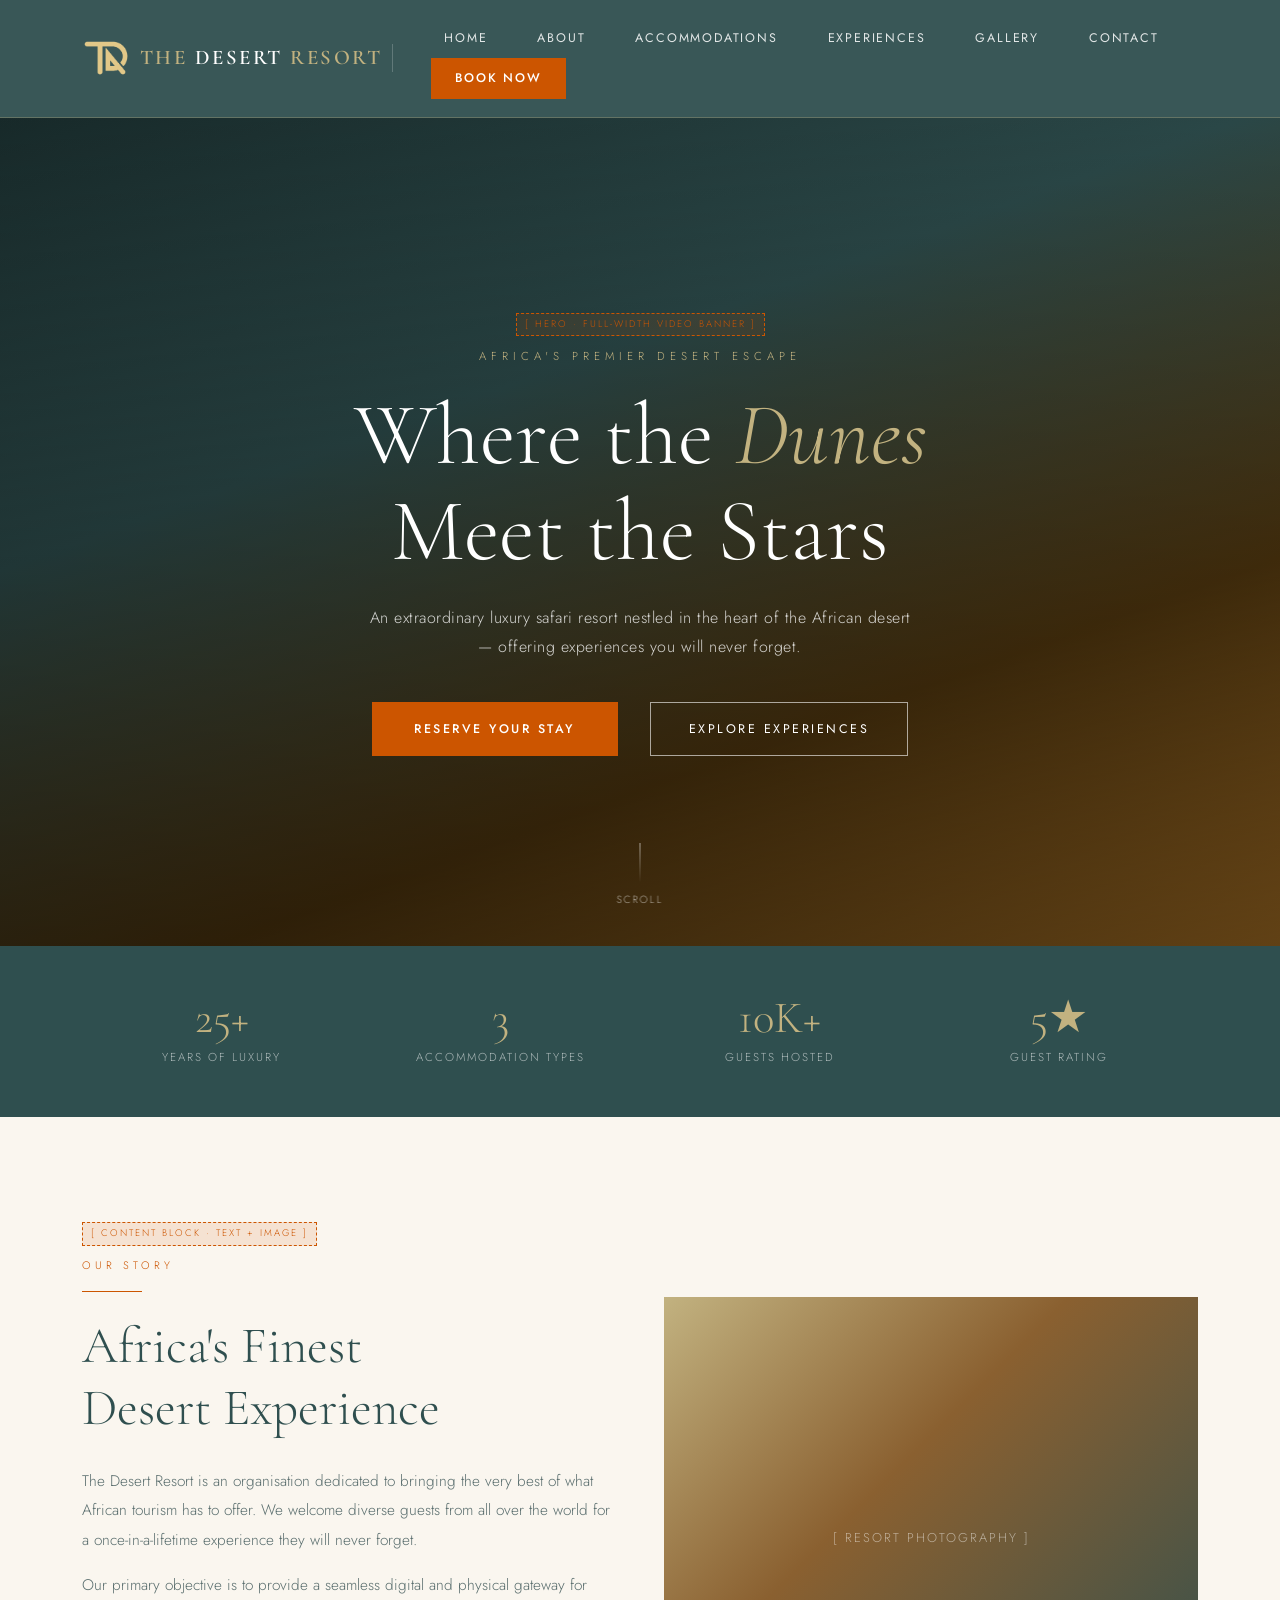
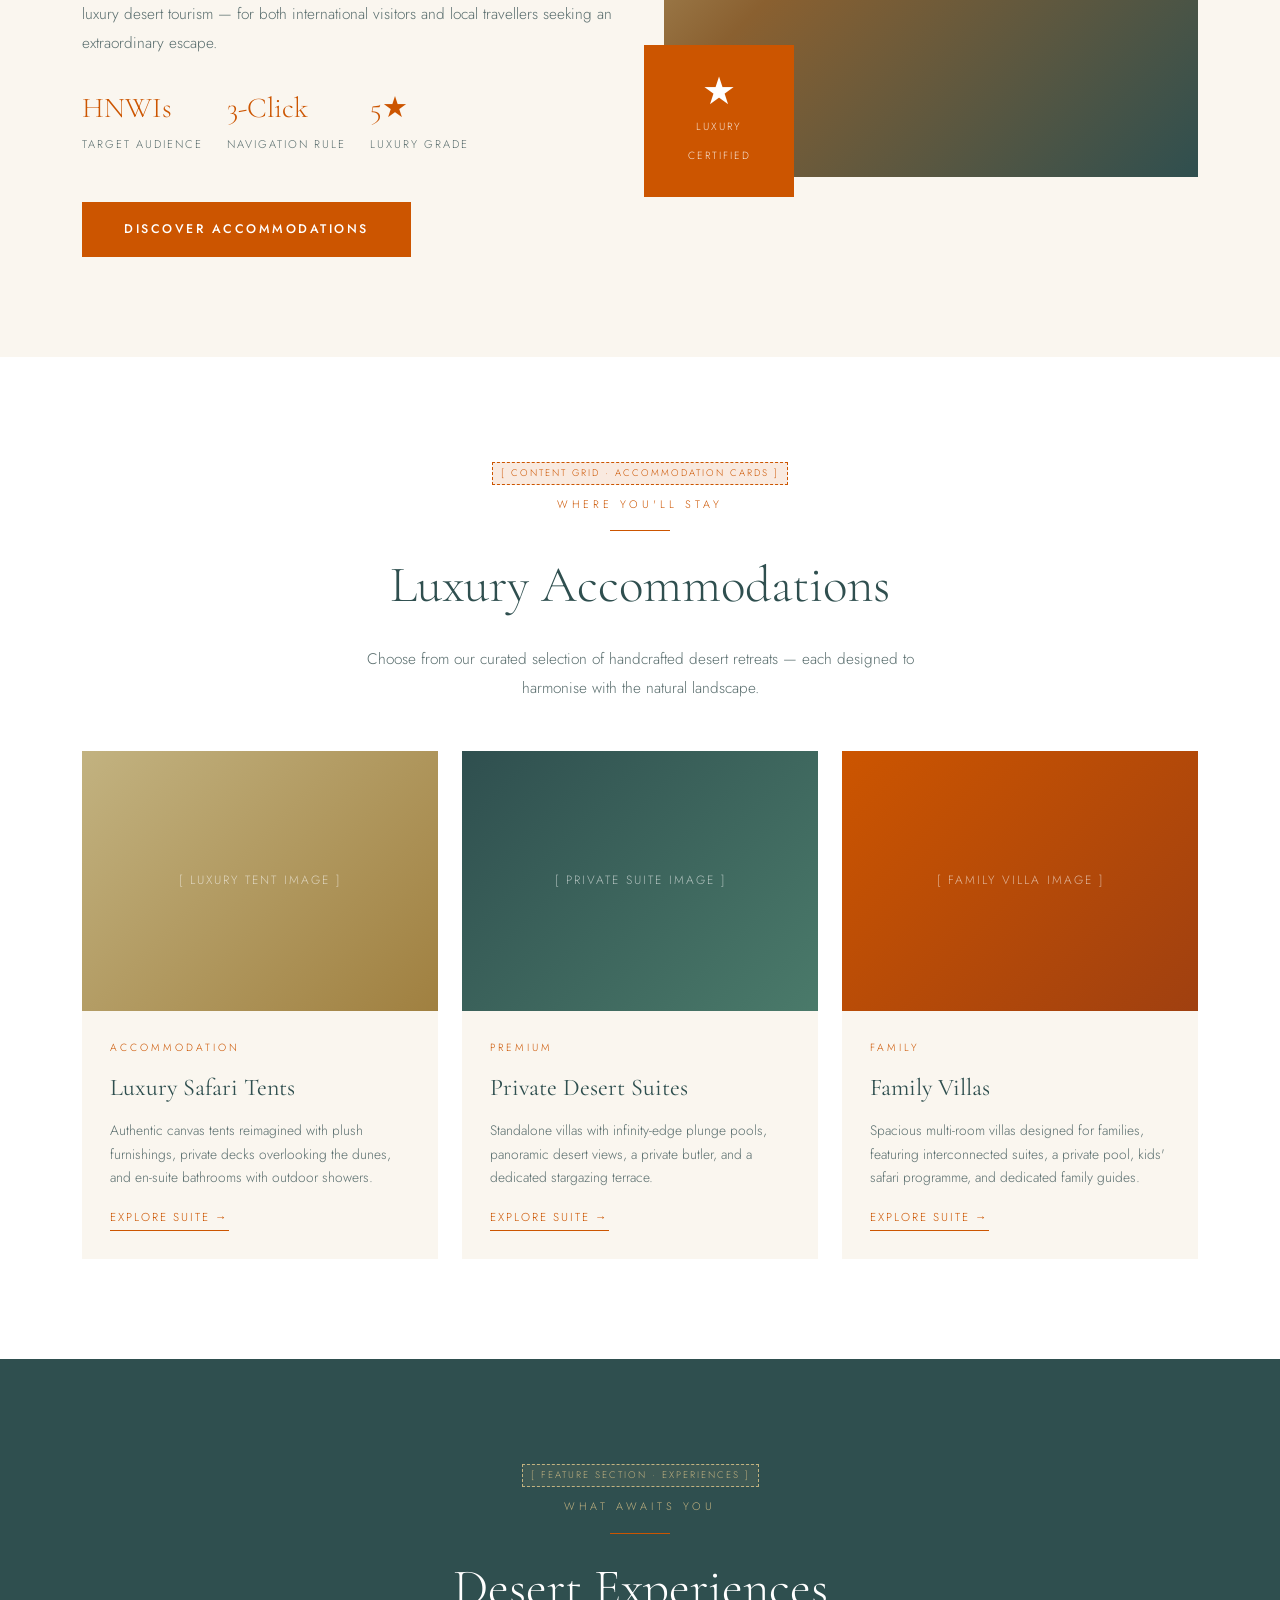
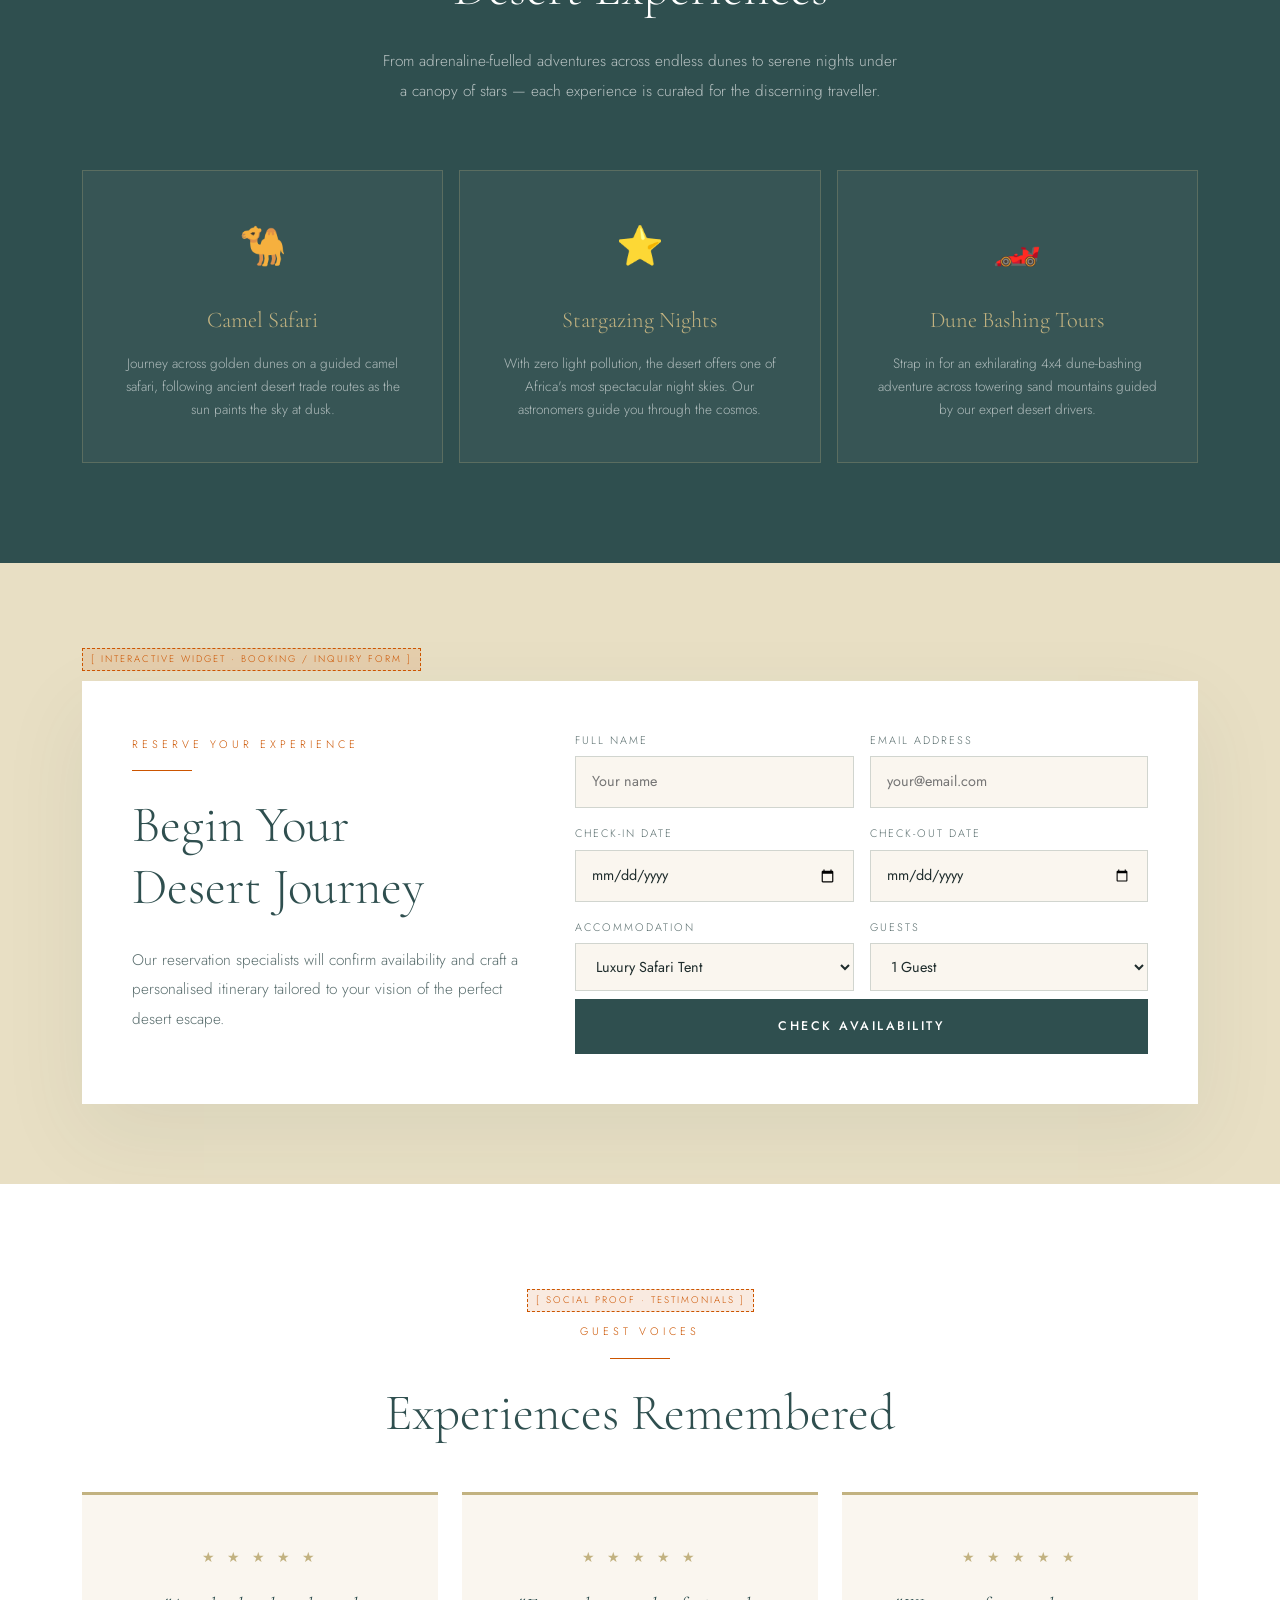
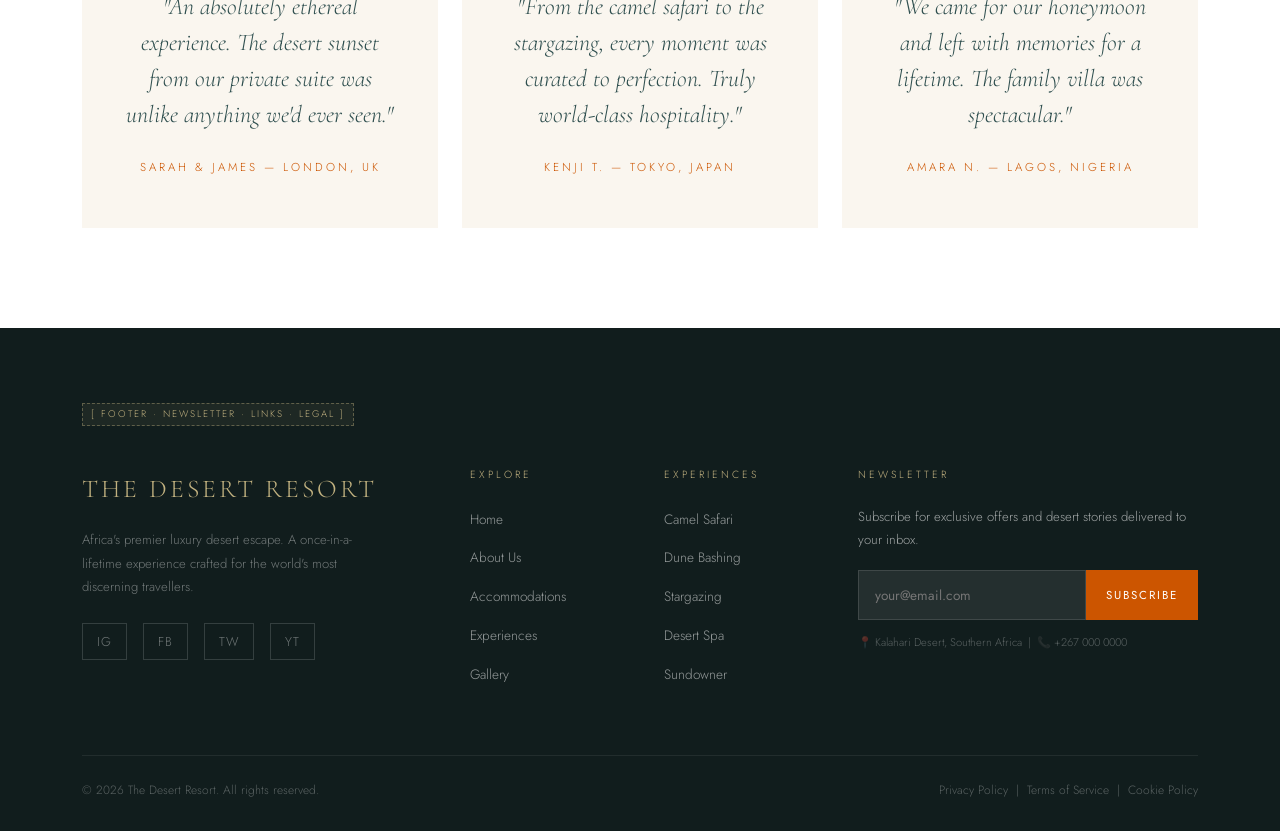
<file: index.html>
<!DOCTYPE html>
<html lang="en">
<head>
  <meta charset="UTF-8">
  <meta name="viewport" content="width=device-width, initial-scale=1.0">
  <title>The Desert Resort – African Luxury Safari</title>
  <link href="https://cdn.jsdelivr.net/npm/bootstrap@5.3.0/dist/css/bootstrap.min.css" rel="stylesheet">
  <link href="https://fonts.googleapis.com/css2?family=Cormorant+Garamond:ital,wght@0,300;0,400;0,600;1,300;1,400&family=Jost:wght@300;400;500;600&display=swap" rel="stylesheet">
  <link rel="stylesheet" href="style.css">
</head>
<body>
  <nav class="navbar navbar-expand-lg sticky-top">
    <div class="container">
      <a class="navbar-brand" href="#">
        <img src="[data-uri]"
             alt="The Desert Resort Logo"
             class="navbar-logo">
        <span class="brand-text">THE <span class="brand-accent">DESERT</span> RESORT</span>
      </a>
      <div class="navbar-nav ms-auto d-flex flex-row align-items-center flex-wrap">
        <a class="nav-link-btn nav-link" href="#">Home</a>
        <a class="nav-link-btn nav-link" href="about.html">About</a>
        <a class="nav-link-btn nav-link" href="accommodations.html">Accommodations</a>
        <a class="nav-link-btn nav-link" href="experiences.html">Experiences</a>
        <a class="nav-link-btn nav-link" href="gallery.html">Gallery</a>
        <a class="nav-link-btn nav-link" href="contact.html">Contact</a>
        <a class="nav-book-btn nav-link" href="contact.html#booking">Book Now</a>
      </div>
    </div>
  </nav>

  <section class="hero">
    <div class="hero-fallback"></div>
    <div class="hero-overlay"></div>
    <div class="hero-content anim-fade-up">
      <div class="wf-label">[ Hero · Full-Width Video Banner ]</div>
      <p class="hero-eyebrow">Africa's Premier Desert Escape</p>
      <h1 class="hero-title">Where the <em>Dunes</em><br>Meet the Stars</h1>
      <p class="hero-subtitle">An extraordinary luxury safari resort nestled in the heart of the African desert — offering experiences you will never forget.</p>
      <div class="d-flex justify-content-center flex-wrap gap-3 mt-2">
        <a href="contact.html#booking" class="btn-primary-resort">Reserve Your Stay</a>
        <a href="experiences.html" class="btn-outline-resort">Explore Experiences</a>
      </div>
    </div>
    <div class="hero-scroll anim-fade-in delay-4">
      <div class="scroll-line"></div>
      Scroll
    </div>
  </section>
  <section class="stats-strip">
    <div class="container">
      <div class="row text-center g-0">
        <div class="col-6 col-md-3 stat-item anim-fade-up delay-1">
          <div class="stat-number">25+</div>
          <div class="stat-label">Years of Luxury</div>
        </div>
        <div class="col-6 col-md-3 stat-item anim-fade-up delay-2">
          <div class="stat-number">3</div>
          <div class="stat-label">Accommodation Types</div>
        </div>
        <div class="col-6 col-md-3 stat-item anim-fade-up delay-3">
          <div class="stat-number">10K+</div>
          <div class="stat-label">Guests Hosted</div>
        </div>
        <div class="col-6 col-md-3 stat-item anim-fade-up delay-4">
          <div class="stat-number">5&#9733;</div>
          <div class="stat-label">Guest Rating</div>
        </div>
      </div>
    </div>
  </section>
  <section class="about-section" id="about">
    <div class="container">
      <div class="row align-items-center g-5">
        <div class="col-lg-6 order-2 order-lg-1">
          <div class="wf-label">[ Content Block · Text + Image ]</div>
          <p class="section-tag">Our Story</p>
          <div class="section-divider left"></div>
          <h2 class="section-title">Africa's Finest<br>Desert Experience</h2>
          <p class="section-body">The Desert Resort is an organisation dedicated to bringing the very best of what African tourism has to offer. We welcome diverse guests from all over the world for a once-in-a-lifetime experience they will never forget.</p>
          <p class="section-body mt-3">Our primary objective is to provide a seamless digital and physical gateway for luxury desert tourism — for both international visitors and local travellers seeking an extraordinary escape.</p>
          <div class="mt-4 d-flex gap-4 flex-wrap">
            <div>
              <div style="font-family:'Cormorant Garamond',serif;font-size:1.8rem;color:var(--burnt);">HNWIs</div>
              <div style="font-size:0.7rem;letter-spacing:2px;text-transform:uppercase;color:var(--text-muted);">Target Audience</div>
            </div>
            <div>
              <div style="font-family:'Cormorant Garamond',serif;font-size:1.8rem;color:var(--burnt);">3-Click</div>
              <div style="font-size:0.7rem;letter-spacing:2px;text-transform:uppercase;color:var(--text-muted);">Navigation Rule</div>
            </div>
            <div>
              <div style="font-family:'Cormorant Garamond',serif;font-size:1.8rem;color:var(--burnt);">5&#9733;</div>
              <div style="font-size:0.7rem;letter-spacing:2px;text-transform:uppercase;color:var(--text-muted);">Luxury Grade</div>
            </div>
          </div>
          <a href="accommodations.html" class="btn-primary-resort d-inline-block mt-5">Discover Accommodations</a>
        </div>
        <div class="col-lg-6 order-1 order-lg-2">
          <div class="about-img-wrap anim-fade-in">
            <div class="about-img-placeholder">[ Resort Photography ]</div>
            <div class="about-badge">
              <span class="about-badge-num">&#9733;</span>
              <span class="about-badge-text">Luxury<br>Certified</span>
            </div>
          </div>
        </div>
      </div>
    </div>
  </section>
  <section class="accomm-section" id="accommodations">
    <div class="container">
      <div class="text-center mb-5">
        <div class="wf-label">[ Content Grid · Accommodation Cards ]</div>
        <p class="section-tag">Where You'll Stay</p>
        <div class="section-divider"></div>
        <h2 class="section-title">Luxury Accommodations</h2>
        <p class="section-body" style="max-width:560px;margin:0 auto;">Choose from our curated selection of handcrafted desert retreats — each designed to harmonise with the natural landscape.</p>
      </div>
      <div class="row g-4">
        <div class="col-md-4">
          <div class="room-card anim-fade-up delay-1">
            <div class="room-img-placeholder" style="background:linear-gradient(135deg,#c2b280,#a08040);">[ Luxury Tent Image ]</div>
            <div class="room-body">
              <div class="room-tag">Accommodation</div>
              <div class="room-title">Luxury Safari Tents</div>
              <div class="room-desc">Authentic canvas tents reimagined with plush furnishings, private decks overlooking the dunes, and en-suite bathrooms with outdoor showers.</div>
              <a href="#" class="room-link">Explore Suite &rarr;</a>
            </div>
          </div>
        </div>
        <div class="col-md-4">
          <div class="room-card anim-fade-up delay-2">
            <div class="room-img-placeholder" style="background:linear-gradient(135deg,#2F4F4F,#4a7a6a);">[ Private Suite Image ]</div>
            <div class="room-body">
              <div class="room-tag">Premium</div>
              <div class="room-title">Private Desert Suites</div>
              <div class="room-desc">Standalone villas with infinity-edge plunge pools, panoramic desert views, a private butler, and a dedicated stargazing terrace.</div>
              <a href="#" class="room-link">Explore Suite &rarr;</a>
            </div>
          </div>
        </div>
        <div class="col-md-4">
          <div class="room-card anim-fade-up delay-3">
            <div class="room-img-placeholder" style="background:linear-gradient(135deg,#CC5500,#a04010);">[ Family Villa Image ]</div>
            <div class="room-body">
              <div class="room-tag">Family</div>
              <div class="room-title">Family Villas</div>
              <div class="room-desc">Spacious multi-room villas designed for families, featuring interconnected suites, a private pool, kids' safari programme, and dedicated family guides.</div>
              <a href="#" class="room-link">Explore Suite &rarr;</a>
            </div>
          </div>
        </div>
      </div>
    </div>
  </section>
  <section class="exp-section" id="experiences">
    <div class="container">
      <div class="text-center mb-5">
        <div class="wf-label" style="border-color:var(--sand);color:var(--sand);background:rgba(194,178,128,0.1);">[ Feature Section · Experiences ]</div>
        <p class="section-tag">What Awaits You</p>
        <div class="section-divider"></div>
        <h2 class="section-title">Desert Experiences</h2>
        <p class="section-body" style="max-width:520px;margin:0 auto;">From adrenaline-fuelled adventures across endless dunes to serene nights under a canopy of stars — each experience is curated for the discerning traveller.</p>
      </div>
      <div class="row g-3 mt-2">
        <div class="col-md-4">
          <div class="exp-card anim-fade-up delay-1">
            <div class="exp-icon">&#x1F42A;</div>
            <div class="exp-title">Camel Safari</div>
            <div class="exp-desc">Journey across golden dunes on a guided camel safari, following ancient desert trade routes as the sun paints the sky at dusk.</div>
          </div>
        </div>
        <div class="col-md-4">
          <div class="exp-card anim-fade-up delay-2">
            <div class="exp-icon">&#x2B50;</div>
            <div class="exp-title">Stargazing Nights</div>
            <div class="exp-desc">With zero light pollution, the desert offers one of Africa's most spectacular night skies. Our astronomers guide you through the cosmos.</div>
          </div>
        </div>
        <div class="col-md-4">
          <div class="exp-card anim-fade-up delay-3">
            <div class="exp-icon">&#x1F3CE;&#xFE0F;</div>
            <div class="exp-title">Dune Bashing Tours</div>
            <div class="exp-desc">Strap in for an exhilarating 4x4 dune-bashing adventure across towering sand mountains guided by our expert desert drivers.</div>
          </div>
        </div>
      </div>
    </div>
  </section>
  <section class="booking-section" id="booking">
    <div class="container">
      <div class="wf-label">[ Interactive Widget · Booking / Inquiry Form ]</div>
      <div class="booking-card">
        <div class="row align-items-center g-5">
          <div class="col-lg-5">
            <p class="section-tag">Reserve Your Experience</p>
            <div class="section-divider left"></div>
            <h2 class="section-title">Begin Your<br>Desert Journey</h2>
            <p class="section-body">Our reservation specialists will confirm availability and craft a personalised itinerary tailored to your vision of the perfect desert escape.</p>
          </div>
          <div class="col-lg-7">
            <div class="row g-3">
              <div class="col-md-6">
                <label class="form-label-resort">Full Name</label>
                <input type="text" class="form-control-resort" placeholder="Your name">
              </div>
              <div class="col-md-6">
                <label class="form-label-resort">Email Address</label>
                <input type="email" class="form-control-resort" placeholder="your@email.com">
              </div>
              <div class="col-md-6">
                <label class="form-label-resort">Check-In Date</label>
                <input type="date" class="form-control-resort">
              </div>
              <div class="col-md-6">
                <label class="form-label-resort">Check-Out Date</label>
                <input type="date" class="form-control-resort">
              </div>
              <div class="col-md-6">
                <label class="form-label-resort">Accommodation</label>
                <select class="form-control-resort">
                  <option>Luxury Safari Tent</option>
                  <option>Private Desert Suite</option>
                  <option>Family Villa</option>
                </select>
              </div>
              <div class="col-md-6">
                <label class="form-label-resort">Guests</label>
                <select class="form-control-resort">
                  <option>1 Guest</option>
                  <option>2 Guests</option>
                  <option>3&ndash;4 Guests</option>
                  <option>Family (5+)</option>
                </select>
              </div>
              <div class="col-12 mt-2">
                <button class="btn-book">Check Availability</button>
              </div>
            </div>
          </div>
        </div>
      </div>
    </div>
  </section>
  <section class="testimonial-section" id="gallery">
    <div class="container">
      <div class="text-center mb-5">
        <div class="wf-label">[ Social Proof · Testimonials ]</div>
        <p class="section-tag">Guest Voices</p>
        <div class="section-divider"></div>
        <h2 class="section-title">Experiences Remembered</h2>
      </div>
      <div class="row g-4">
        <div class="col-md-4">
          <div class="testimonial-card anim-fade-up delay-1">
            <div class="stars">&#9733; &#9733; &#9733; &#9733; &#9733;</div>
            <p class="testimonial-quote">"An absolutely ethereal experience. The desert sunset from our private suite was unlike anything we'd ever seen."</p>
            <div class="testimonial-author">Sarah &amp; James &mdash; London, UK</div>
          </div>
        </div>
        <div class="col-md-4">
          <div class="testimonial-card anim-fade-up delay-2">
            <div class="stars">&#9733; &#9733; &#9733; &#9733; &#9733;</div>
            <p class="testimonial-quote">"From the camel safari to the stargazing, every moment was curated to perfection. Truly world-class hospitality."</p>
            <div class="testimonial-author">Kenji T. &mdash; Tokyo, Japan</div>
          </div>
        </div>
        <div class="col-md-4">
          <div class="testimonial-card anim-fade-up delay-3">
            <div class="stars">&#9733; &#9733; &#9733; &#9733; &#9733;</div>
            <p class="testimonial-quote">"We came for our honeymoon and left with memories for a lifetime. The family villa was spectacular."</p>
            <div class="testimonial-author">Amara N. &mdash; Lagos, Nigeria</div>
          </div>
        </div>
      </div>
    </div>
  </section>
  <footer id="contact">
    <div class="container">
      <div class="wf-label" style="border-color:rgba(194,178,128,0.4);color:var(--sand);background:rgba(194,178,128,0.07);margin-bottom:40px;">[ Footer · Newsletter · Links · Legal ]</div>
      <div class="row g-5">
        <div class="col-lg-4">
          <div class="footer-brand">The Desert Resort</div>
          <p class="footer-tagline">Africa's premier luxury desert escape. A once-in-a-lifetime experience crafted for the world's most discerning travellers.</p>
          <div class="social-icons mt-4">
            <a href="#">IG</a>
            <a href="#">FB</a>
            <a href="#">TW</a>
            <a href="#">YT</a>
          </div>
        </div>
        <div class="col-lg-2 col-6">
          <div class="footer-heading">Explore</div>
          <ul class="footer-links">
            <li><a href="#">Home</a></li>
            <li><a href="about.html">About Us</a></li>
            <li><a href="accommodations.html">Accommodations</a></li>
            <li><a href="experiences.html">Experiences</a></li>
            <li><a href="#">Gallery</a></li>
          </ul>
        </div>
        <div class="col-lg-2 col-6">
          <div class="footer-heading">Experiences</div>
          <ul class="footer-links">
            <li><a href="#">Camel Safari</a></li>
            <li><a href="#">Dune Bashing</a></li>
            <li><a href="#">Stargazing</a></li>
            <li><a href="#">Desert Spa</a></li>
            <li><a href="#">Sundowner</a></li>
          </ul>
        </div>
        <div class="col-lg-4">
          <div class="footer-heading">Newsletter</div>
          <p style="font-size:0.82rem;margin-bottom:18px;">Subscribe for exclusive offers and desert stories delivered to your inbox.</p>
          <div class="d-flex">
            <input type="email" placeholder="your@email.com" style="background:rgba(255,255,255,0.08);border:1px solid rgba(255,255,255,0.12);color:#fff;padding:12px 16px;font-size:0.85rem;flex:1;outline:none;">
            <button style="background:var(--burnt);color:#fff;border:none;padding:12px 20px;font-size:0.72rem;letter-spacing:2px;text-transform:uppercase;cursor:pointer;white-space:nowrap;">Subscribe</button>
          </div>
          <p style="font-size:0.7rem;color:rgba(255,255,255,0.3);margin-top:12px;">&#x1F4CD; Kalahari Desert, Southern Africa &nbsp;|&nbsp; &#x1F4DE; +267 000 0000</p>
        </div>
      </div>
      <div class="footer-bottom">
        <span>&copy; 2026 The Desert Resort. All rights reserved.</span>
        <span>Privacy Policy &nbsp;|&nbsp; Terms of Service &nbsp;|&nbsp; Cookie Policy</span>
      </div>
    </div>
  </footer>

  <script src="https://cdn.jsdelivr.net/npm/bootstrap@5.3.0/dist/js/bootstrap.bundle.min.js"></script>
  <script>
    window.addEventListener('scroll', () => {
      const nav = document.querySelector('.navbar');
      nav.style.background = window.scrollY > 60
        ? 'rgba(47,79,79,0.98)'
        : 'rgba(47,79,79,0.95)';
    });
  </script>
</body>
</html>
</file>
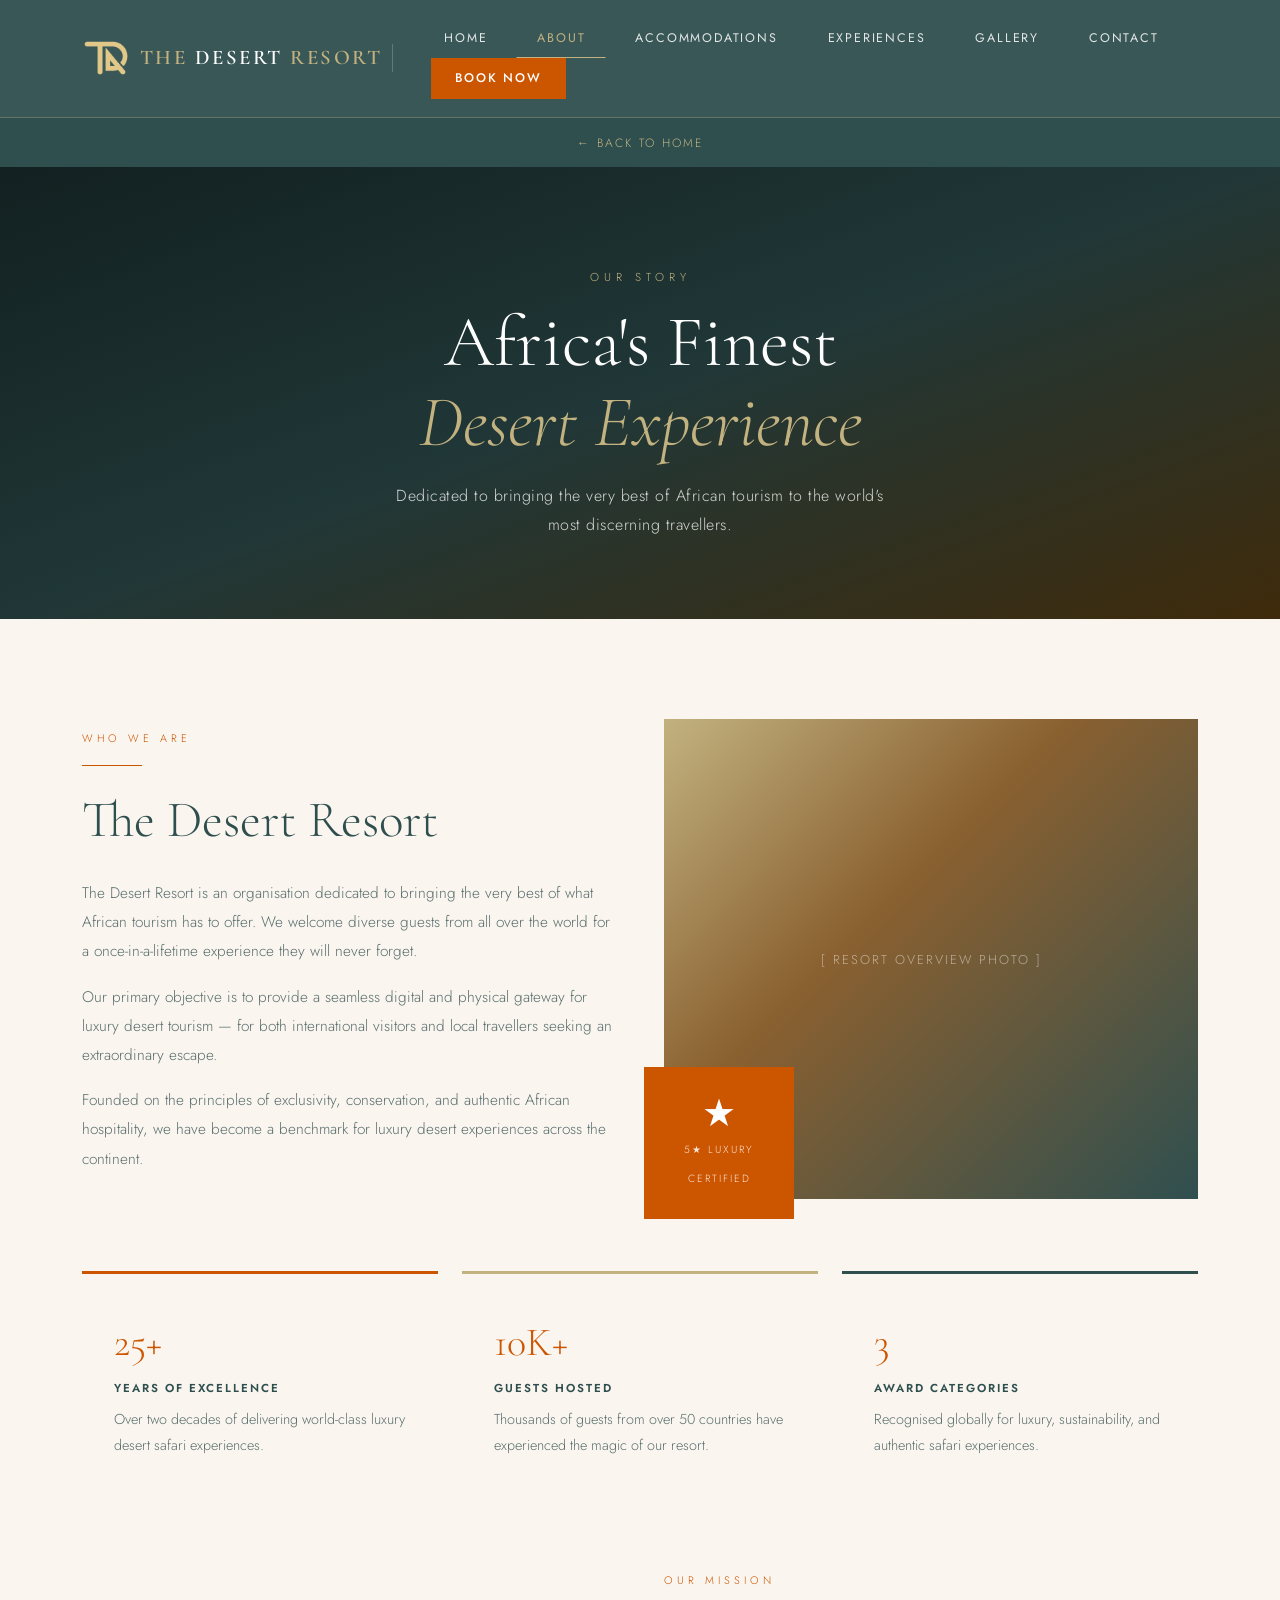
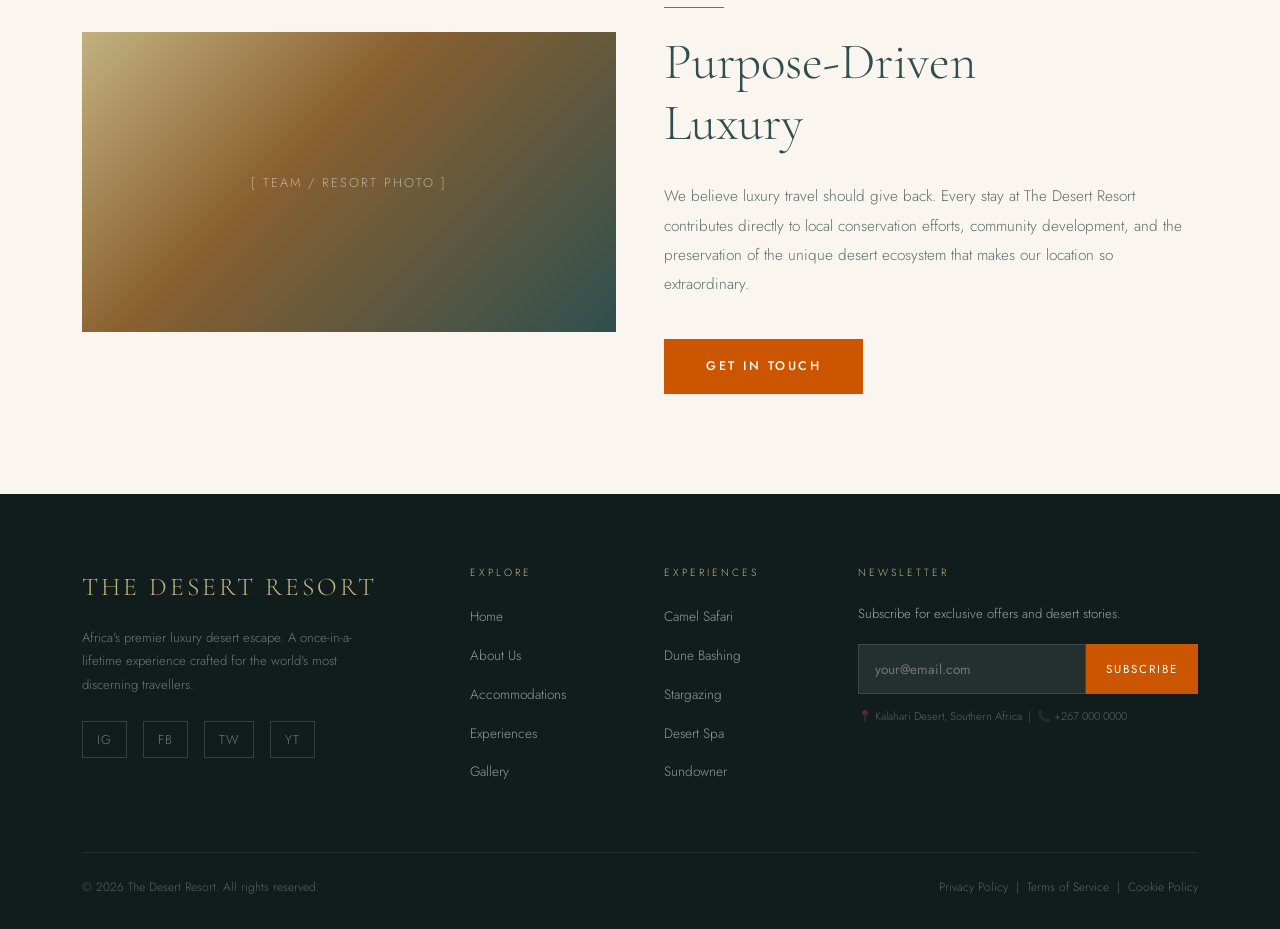
<file: about.html>
<!DOCTYPE html>
<html lang="en">
<head>
  <meta charset="UTF-8">
  <meta name="viewport" content="width=device-width, initial-scale=1.0">
  <title>About Us – The Desert Resort</title>
  <link href="https://cdn.jsdelivr.net/npm/bootstrap@5.3.0/dist/css/bootstrap.min.css" rel="stylesheet">
  <link href="https://fonts.googleapis.com/css2?family=Cormorant+Garamond:ital,wght@0,300;0,400;0,600;1,300;1,400&family=Jost:wght@300;400;500;600&display=swap" rel="stylesheet">
  <link rel="stylesheet" href="style.css">
</head>
<body>
  <nav class="navbar navbar-expand-lg sticky-top">
    <div class="container">
      <a class="navbar-brand" href="index.html">
        <img src="[data-uri]"
             alt="The Desert Resort Logo"
             class="navbar-logo">
        <span class="brand-text">THE <span class="brand-accent">DESERT</span> RESORT</span>
      </a>
      <div class="navbar-nav ms-auto d-flex flex-row align-items-center flex-wrap">
        <a class="nav-link-btn nav-link" href="index.html">Home</a>
        <a class="nav-link-btn nav-link active-nav" href="about.html">About</a>
        <a class="nav-link-btn nav-link" href="accommodations.html">Accommodations</a>
        <a class="nav-link-btn nav-link" href="experiences.html">Experiences</a>
        <a class="nav-link-btn nav-link" href="gallery.html">Gallery</a>
        <a class="nav-link-btn nav-link" href="contact.html">Contact</a>
        <a class="nav-book-btn nav-link" href="contact.html#booking">Book Now</a>
      </div>
    </div>
  </nav>
  <div class="back-home-wrap">
    <a href="index.html" class="back-home-btn">
      &#8592; Back to Home
    </a>
  </div>
  <section class="page-hero" style="background:linear-gradient(160deg,#1a2e2e 0%,#2F4F4F 50%,#5a3d10 100%);">
    <div class="page-hero-content">
      <p class="hero-eyebrow">Our Story</p>
      <h1 class="hero-title">Africa's Finest<br><em>Desert Experience</em></h1>
      <p class="hero-subtitle">Dedicated to bringing the very best of African tourism to the world's most discerning travellers.</p>
    </div>
  </section>
  <section class="about-section" id="about">
    <div class="container">
      <div class="row align-items-center g-5">
        <div class="col-lg-6">
          <p class="section-tag">Who We Are</p>
          <div class="section-divider left"></div>
          <h2 class="section-title">The Desert Resort</h2>
          <p class="section-body">The Desert Resort is an organisation dedicated to bringing the very best of what African tourism has to offer. We welcome diverse guests from all over the world for a once-in-a-lifetime experience they will never forget.</p>
          <p class="section-body mt-3">Our primary objective is to provide a seamless digital and physical gateway for luxury desert tourism — for both international visitors and local travellers seeking an extraordinary escape.</p>
          <p class="section-body mt-3">Founded on the principles of exclusivity, conservation, and authentic African hospitality, we have become a benchmark for luxury desert experiences across the continent.</p>
        </div>
        <div class="col-lg-6">
          <div class="about-img-wrap">
            <div class="about-img-placeholder">[ Resort Overview Photo ]</div>
            <div class="about-badge"><span class="about-badge-num">★</span><span class="about-badge-text">5★ Luxury<br>Certified</span></div>
          </div>
        </div>
      </div>

      <div class="row g-4 mt-5">
        <div class="col-md-4">
          <div style="padding:32px;background:var(--cream);border-top:3px solid var(--burnt);">
            <div style="font-family:'Cormorant Garamond',serif;font-size:2.5rem;color:var(--burnt);">25+</div>
            <div style="font-size:0.72rem;letter-spacing:2px;text-transform:uppercase;color:var(--slate);font-weight:600;margin-bottom:8px;">Years of Excellence</div>
            <p style="font-size:0.9rem;color:var(--text-muted);">Over two decades of delivering world-class luxury desert safari experiences.</p>
          </div>
        </div>
        <div class="col-md-4">
          <div style="padding:32px;background:var(--cream);border-top:3px solid var(--sand);">
            <div style="font-family:'Cormorant Garamond',serif;font-size:2.5rem;color:var(--burnt);">10K+</div>
            <div style="font-size:0.72rem;letter-spacing:2px;text-transform:uppercase;color:var(--slate);font-weight:600;margin-bottom:8px;">Guests Hosted</div>
            <p style="font-size:0.9rem;color:var(--text-muted);">Thousands of guests from over 50 countries have experienced the magic of our resort.</p>
          </div>
        </div>
        <div class="col-md-4">
          <div style="padding:32px;background:var(--cream);border-top:3px solid var(--slate);">
            <div style="font-family:'Cormorant Garamond',serif;font-size:2.5rem;color:var(--burnt);">3</div>
            <div style="font-size:0.72rem;letter-spacing:2px;text-transform:uppercase;color:var(--slate);font-weight:600;margin-bottom:8px;">Award Categories</div>
            <p style="font-size:0.9rem;color:var(--text-muted);">Recognised globally for luxury, sustainability, and authentic safari experiences.</p>
          </div>
        </div>
      </div>

      <div class="row align-items-center g-5 mt-3">
        <div class="col-lg-6">
          <div class="about-img-placeholder" style="height:300px;">[ Team / Resort Photo ]</div>
        </div>
        <div class="col-lg-6">
          <p class="section-tag">Our Mission</p>
          <div class="section-divider left"></div>
          <h2 class="section-title">Purpose-Driven<br>Luxury</h2>
          <p class="section-body">We believe luxury travel should give back. Every stay at The Desert Resort contributes directly to local conservation efforts, community development, and the preservation of the unique desert ecosystem that makes our location so extraordinary.</p>
          <a href="contact.html" class="btn-primary-resort d-inline-block mt-4">Get in Touch</a>
        </div>
      </div>
    </div>
  </section>
  <footer id="contact-footer">
    <div class="container">
      <div class="row g-5">
        <div class="col-lg-4">
          <div class="footer-brand">The Desert Resort</div>
          <p class="footer-tagline">Africa's premier luxury desert escape. A once-in-a-lifetime experience crafted for the world's most discerning travellers.</p>
          <div class="social-icons mt-4">
            <a href="#">IG</a><a href="#">FB</a><a href="#">TW</a><a href="#">YT</a>
          </div>
        </div>
        <div class="col-lg-2 col-6">
          <div class="footer-heading">Explore</div>
          <ul class="footer-links">
            <li><a href="index.html">Home</a></li>
            <li><a href="about.html">About Us</a></li>
            <li><a href="accommodations.html">Accommodations</a></li>
            <li><a href="experiences.html">Experiences</a></li>
            <li><a href="gallery.html">Gallery</a></li>
          </ul>
        </div>
        <div class="col-lg-2 col-6">
          <div class="footer-heading">Experiences</div>
          <ul class="footer-links">
            <li><a href="experiences.html">Camel Safari</a></li>
            <li><a href="experiences.html">Dune Bashing</a></li>
            <li><a href="experiences.html">Stargazing</a></li>
            <li><a href="experiences.html">Desert Spa</a></li>
            <li><a href="experiences.html">Sundowner</a></li>
          </ul>
        </div>
        <div class="col-lg-4">
          <div class="footer-heading">Newsletter</div>
          <p style="font-size:0.82rem;margin-bottom:18px;">Subscribe for exclusive offers and desert stories.</p>
          <div class="d-flex">
            <input type="email" placeholder="your@email.com" style="background:rgba(255,255,255,0.08);border:1px solid rgba(255,255,255,0.12);color:#fff;padding:12px 16px;font-size:0.85rem;flex:1;outline:none;">
            <button style="background:var(--burnt);color:#fff;border:none;padding:12px 20px;font-size:0.72rem;letter-spacing:2px;text-transform:uppercase;cursor:pointer;white-space:nowrap;">Subscribe</button>
          </div>
          <p style="font-size:0.7rem;color:rgba(255,255,255,0.3);margin-top:12px;">&#x1F4CD; Kalahari Desert, Southern Africa &nbsp;|&nbsp; &#x1F4DE; +267 000 0000</p>
        </div>
      </div>
      <div class="footer-bottom">
        <span>&copy; 2026 The Desert Resort. All rights reserved.</span>
        <span>Privacy Policy &nbsp;|&nbsp; Terms of Service &nbsp;|&nbsp; Cookie Policy</span>
      </div>
    </div>
  </footer>
  <script src="https://cdn.jsdelivr.net/npm/bootstrap@5.3.0/dist/js/bootstrap.bundle.min.js"></script>
  <script>
    window.addEventListener('scroll', () => {
      const nav = document.querySelector('.navbar');
      nav.style.background = window.scrollY > 60 ? 'rgba(47,79,79,0.98)' : 'rgba(47,79,79,0.95)';
    });
  </script>
</body>
</html>
</file>
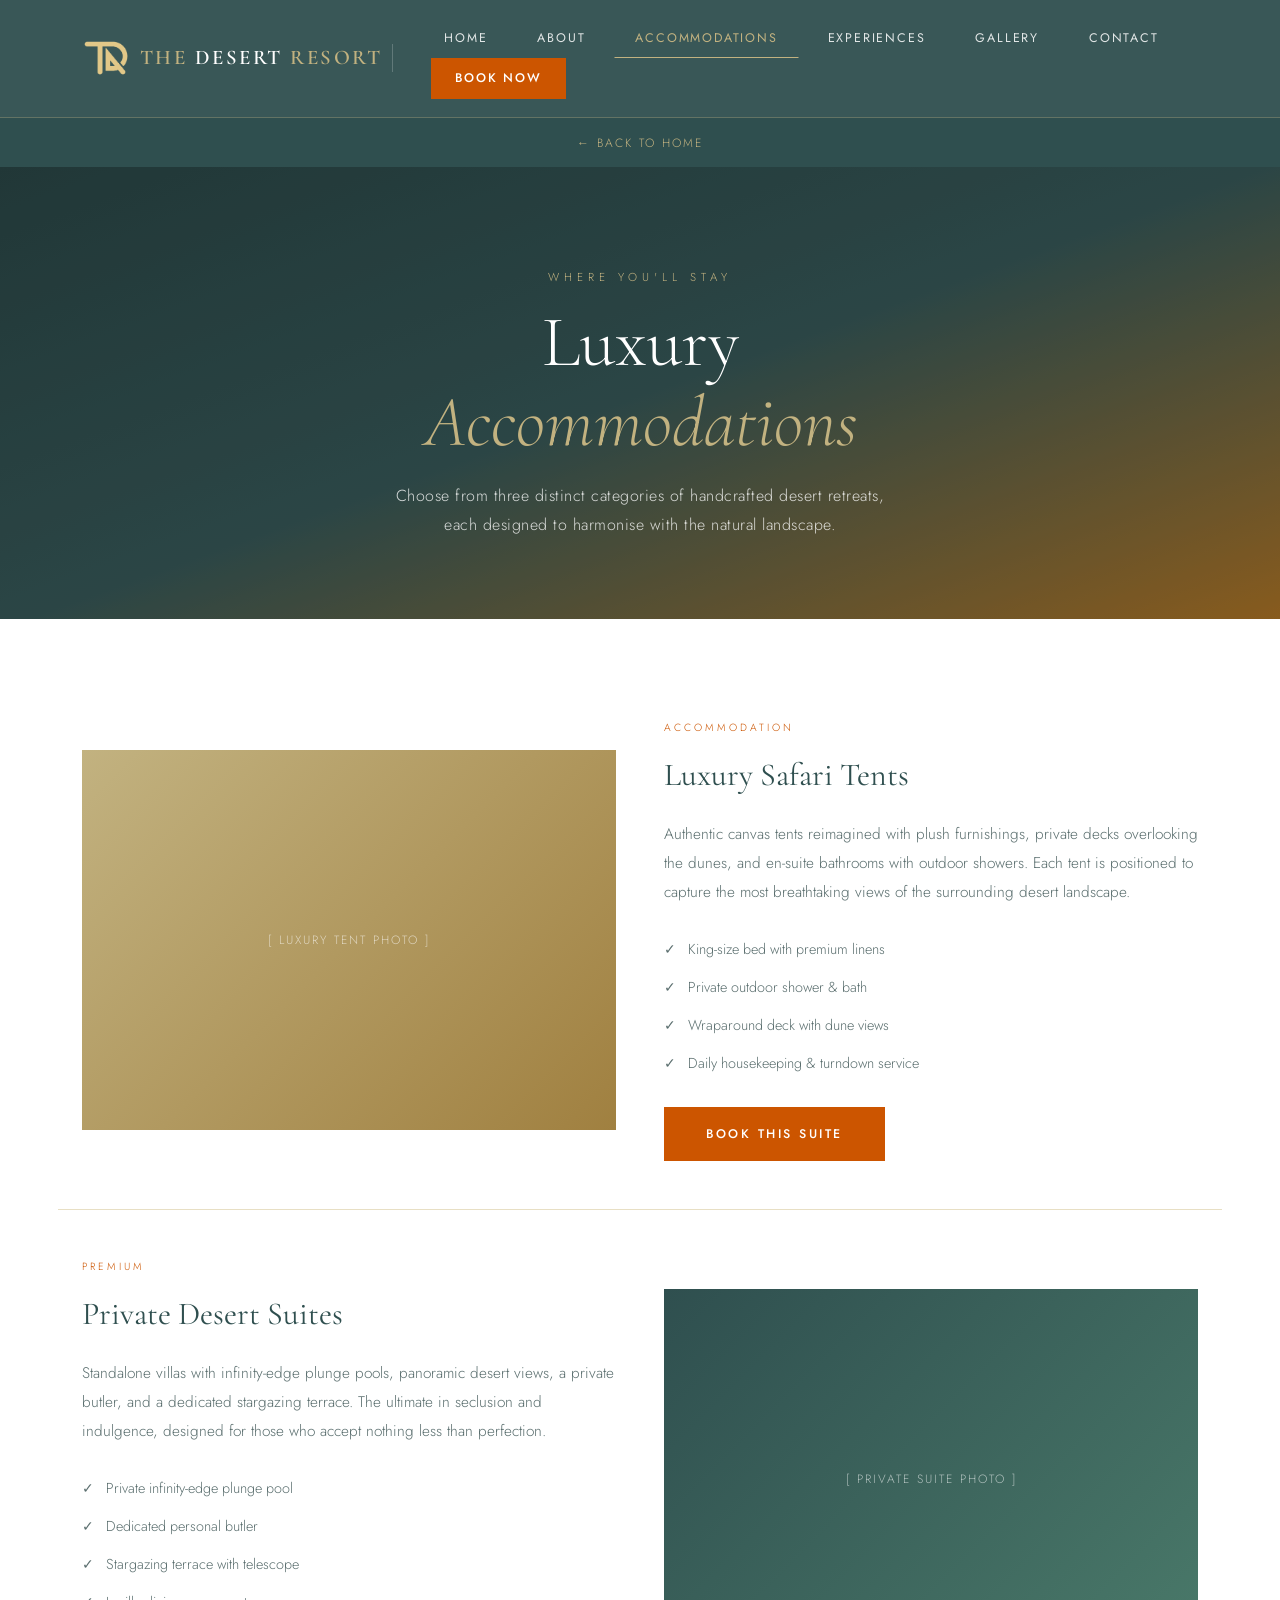
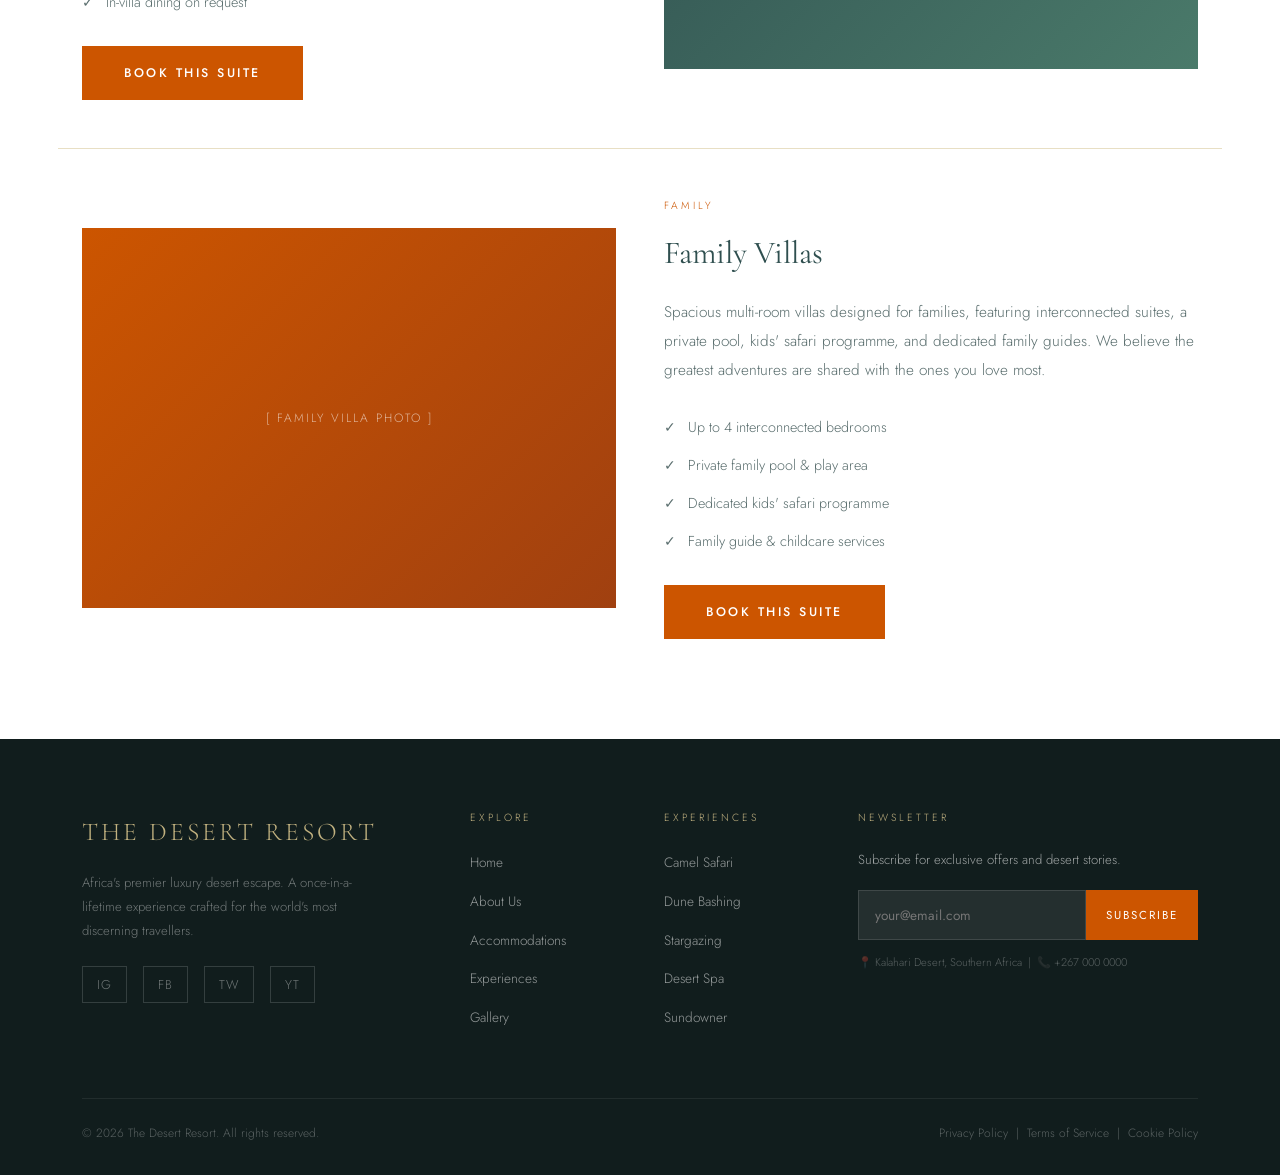
<file: accommodations.html>
<!DOCTYPE html>
<html lang="en">
<head>
  <meta charset="UTF-8">
  <meta name="viewport" content="width=device-width, initial-scale=1.0">
  <title>Accommodations – The Desert Resort</title>
  <link href="https://cdn.jsdelivr.net/npm/bootstrap@5.3.0/dist/css/bootstrap.min.css" rel="stylesheet">
  <link href="https://fonts.googleapis.com/css2?family=Cormorant+Garamond:ital,wght@0,300;0,400;0,600;1,300;1,400&family=Jost:wght@300;400;500;600&display=swap" rel="stylesheet">
  <link rel="stylesheet" href="style.css">
</head>
<body>
  <nav class="navbar navbar-expand-lg sticky-top">
    <div class="container">
      <a class="navbar-brand" href="index.html">
        <img src="[data-uri]"
             alt="The Desert Resort Logo"
             class="navbar-logo">
        <span class="brand-text">THE <span class="brand-accent">DESERT</span> RESORT</span>
      </a>
      <div class="navbar-nav ms-auto d-flex flex-row align-items-center flex-wrap">
        <a class="nav-link-btn nav-link" href="index.html">Home</a>
        <a class="nav-link-btn nav-link" href="about.html">About</a>
        <a class="nav-link-btn nav-link active-nav" href="accommodations.html">Accommodations</a>
        <a class="nav-link-btn nav-link" href="experiences.html">Experiences</a>
        <a class="nav-link-btn nav-link" href="gallery.html">Gallery</a>
        <a class="nav-link-btn nav-link" href="contact.html">Contact</a>
        <a class="nav-book-btn nav-link" href="contact.html#booking">Book Now</a>
      </div>
    </div>
  </nav>
  <div class="back-home-wrap">
    <a href="index.html" class="back-home-btn">
      &#8592; Back to Home
    </a>
  </div>

  <section class="page-hero" style="background:linear-gradient(160deg,#2F4F4F 0%,#3d6363 50%,#c2822a 100%);">
    <div class="page-hero-content">
      <p class="hero-eyebrow">Where You'll Stay</p>
      <h1 class="hero-title">Luxury<br><em>Accommodations</em></h1>
      <p class="hero-subtitle">Choose from three distinct categories of handcrafted desert retreats, each designed to harmonise with the natural landscape.</p>
    </div>
  </section>

  <section class="accomm-section" id="accommodations">
    <div class="container">
      <div class="row align-items-center g-5 mb-5 pb-5" style="border-bottom:1px solid var(--sand-light);">
        <div class="col-lg-6">
          <div class="room-img-placeholder" style="height:380px;background:linear-gradient(135deg,#c2b280,#a08040);">[ Luxury Tent Photo ]</div>
        </div>
        <div class="col-lg-6">
          <div class="room-tag">Accommodation</div>
          <div class="room-title" style="font-size:2rem;">Luxury Safari Tents</div>
          <p class="section-body mt-3">Authentic canvas tents reimagined with plush furnishings, private decks overlooking the dunes, and en-suite bathrooms with outdoor showers. Each tent is positioned to capture the most breathtaking views of the surrounding desert landscape.</p>
          <ul style="list-style:none;padding:0;margin:24px 0;">
            <li style="padding:6px 0;font-size:0.9rem;color:var(--text-muted);">&#10003; &nbsp; King-size bed with premium linens</li>
            <li style="padding:6px 0;font-size:0.9rem;color:var(--text-muted);">&#10003; &nbsp; Private outdoor shower & bath</li>
            <li style="padding:6px 0;font-size:0.9rem;color:var(--text-muted);">&#10003; &nbsp; Wraparound deck with dune views</li>
            <li style="padding:6px 0;font-size:0.9rem;color:var(--text-muted);">&#10003; &nbsp; Daily housekeeping & turndown service</li>
          </ul>
          <a href="contact.html#booking" class="btn-primary-resort">Book This Suite</a>
        </div>
      </div>
      <div class="row align-items-center g-5 mb-5 pb-5 flex-lg-row-reverse" style="border-bottom:1px solid var(--sand-light);">
        <div class="col-lg-6">
          <div class="room-img-placeholder" style="height:380px;background:linear-gradient(135deg,#2F4F4F,#4a7a6a);">[ Private Suite Photo ]</div>
        </div>
        <div class="col-lg-6">
          <div class="room-tag">Premium</div>
          <div class="room-title" style="font-size:2rem;">Private Desert Suites</div>
          <p class="section-body mt-3">Standalone villas with infinity-edge plunge pools, panoramic desert views, a private butler, and a dedicated stargazing terrace. The ultimate in seclusion and indulgence, designed for those who accept nothing less than perfection.</p>
          <ul style="list-style:none;padding:0;margin:24px 0;">
            <li style="padding:6px 0;font-size:0.9rem;color:var(--text-muted);">&#10003; &nbsp; Private infinity-edge plunge pool</li>
            <li style="padding:6px 0;font-size:0.9rem;color:var(--text-muted);">&#10003; &nbsp; Dedicated personal butler</li>
            <li style="padding:6px 0;font-size:0.9rem;color:var(--text-muted);">&#10003; &nbsp; Stargazing terrace with telescope</li>
            <li style="padding:6px 0;font-size:0.9rem;color:var(--text-muted);">&#10003; &nbsp; In-villa dining on request</li>
          </ul>
          <a href="contact.html#booking" class="btn-primary-resort">Book This Suite</a>
        </div>
      </div>
      <div class="row align-items-center g-5">
        <div class="col-lg-6">
          <div class="room-img-placeholder" style="height:380px;background:linear-gradient(135deg,#CC5500,#a04010);">[ Family Villa Photo ]</div>
        </div>
        <div class="col-lg-6">
          <div class="room-tag">Family</div>
          <div class="room-title" style="font-size:2rem;">Family Villas</div>
          <p class="section-body mt-3">Spacious multi-room villas designed for families, featuring interconnected suites, a private pool, kids' safari programme, and dedicated family guides. We believe the greatest adventures are shared with the ones you love most.</p>
          <ul style="list-style:none;padding:0;margin:24px 0;">
            <li style="padding:6px 0;font-size:0.9rem;color:var(--text-muted);">&#10003; &nbsp; Up to 4 interconnected bedrooms</li>
            <li style="padding:6px 0;font-size:0.9rem;color:var(--text-muted);">&#10003; &nbsp; Private family pool & play area</li>
            <li style="padding:6px 0;font-size:0.9rem;color:var(--text-muted);">&#10003; &nbsp; Dedicated kids' safari programme</li>
            <li style="padding:6px 0;font-size:0.9rem;color:var(--text-muted);">&#10003; &nbsp; Family guide & childcare services</li>
          </ul>
          <a href="contact.html#booking" class="btn-primary-resort">Book This Suite</a>
        </div>
      </div>

    </div>
  </section>
  <footer id="contact-footer">
    <div class="container">
      <div class="row g-5">
        <div class="col-lg-4">
          <div class="footer-brand">The Desert Resort</div>
          <p class="footer-tagline">Africa's premier luxury desert escape. A once-in-a-lifetime experience crafted for the world's most discerning travellers.</p>
          <div class="social-icons mt-4">
            <a href="#">IG</a><a href="#">FB</a><a href="#">TW</a><a href="#">YT</a>
          </div>
        </div>
        <div class="col-lg-2 col-6">
          <div class="footer-heading">Explore</div>
          <ul class="footer-links">
            <li><a href="index.html">Home</a></li>
            <li><a href="about.html">About Us</a></li>
            <li><a href="accommodations.html">Accommodations</a></li>
            <li><a href="experiences.html">Experiences</a></li>
            <li><a href="gallery.html">Gallery</a></li>
          </ul>
        </div>
        <div class="col-lg-2 col-6">
          <div class="footer-heading">Experiences</div>
          <ul class="footer-links">
            <li><a href="experiences.html">Camel Safari</a></li>
            <li><a href="experiences.html">Dune Bashing</a></li>
            <li><a href="experiences.html">Stargazing</a></li>
            <li><a href="experiences.html">Desert Spa</a></li>
            <li><a href="experiences.html">Sundowner</a></li>
          </ul>
        </div>
        <div class="col-lg-4">
          <div class="footer-heading">Newsletter</div>
          <p style="font-size:0.82rem;margin-bottom:18px;">Subscribe for exclusive offers and desert stories.</p>
          <div class="d-flex">
            <input type="email" placeholder="your@email.com" style="background:rgba(255,255,255,0.08);border:1px solid rgba(255,255,255,0.12);color:#fff;padding:12px 16px;font-size:0.85rem;flex:1;outline:none;">
            <button style="background:var(--burnt);color:#fff;border:none;padding:12px 20px;font-size:0.72rem;letter-spacing:2px;text-transform:uppercase;cursor:pointer;white-space:nowrap;">Subscribe</button>
          </div>
          <p style="font-size:0.7rem;color:rgba(255,255,255,0.3);margin-top:12px;">&#x1F4CD; Kalahari Desert, Southern Africa &nbsp;|&nbsp; &#x1F4DE; +267 000 0000</p>
        </div>
      </div>
      <div class="footer-bottom">
        <span>&copy; 2026 The Desert Resort. All rights reserved.</span>
        <span>Privacy Policy &nbsp;|&nbsp; Terms of Service &nbsp;|&nbsp; Cookie Policy</span>
      </div>
    </div>
  </footer>
  <script src="https://cdn.jsdelivr.net/npm/bootstrap@5.3.0/dist/js/bootstrap.bundle.min.js"></script>
  <script>
    window.addEventListener('scroll', () => {
      const nav = document.querySelector('.navbar');
      nav.style.background = window.scrollY > 60 ? 'rgba(47,79,79,0.98)' : 'rgba(47,79,79,0.95)';
    });
  </script>
</body>
</html>
</file>
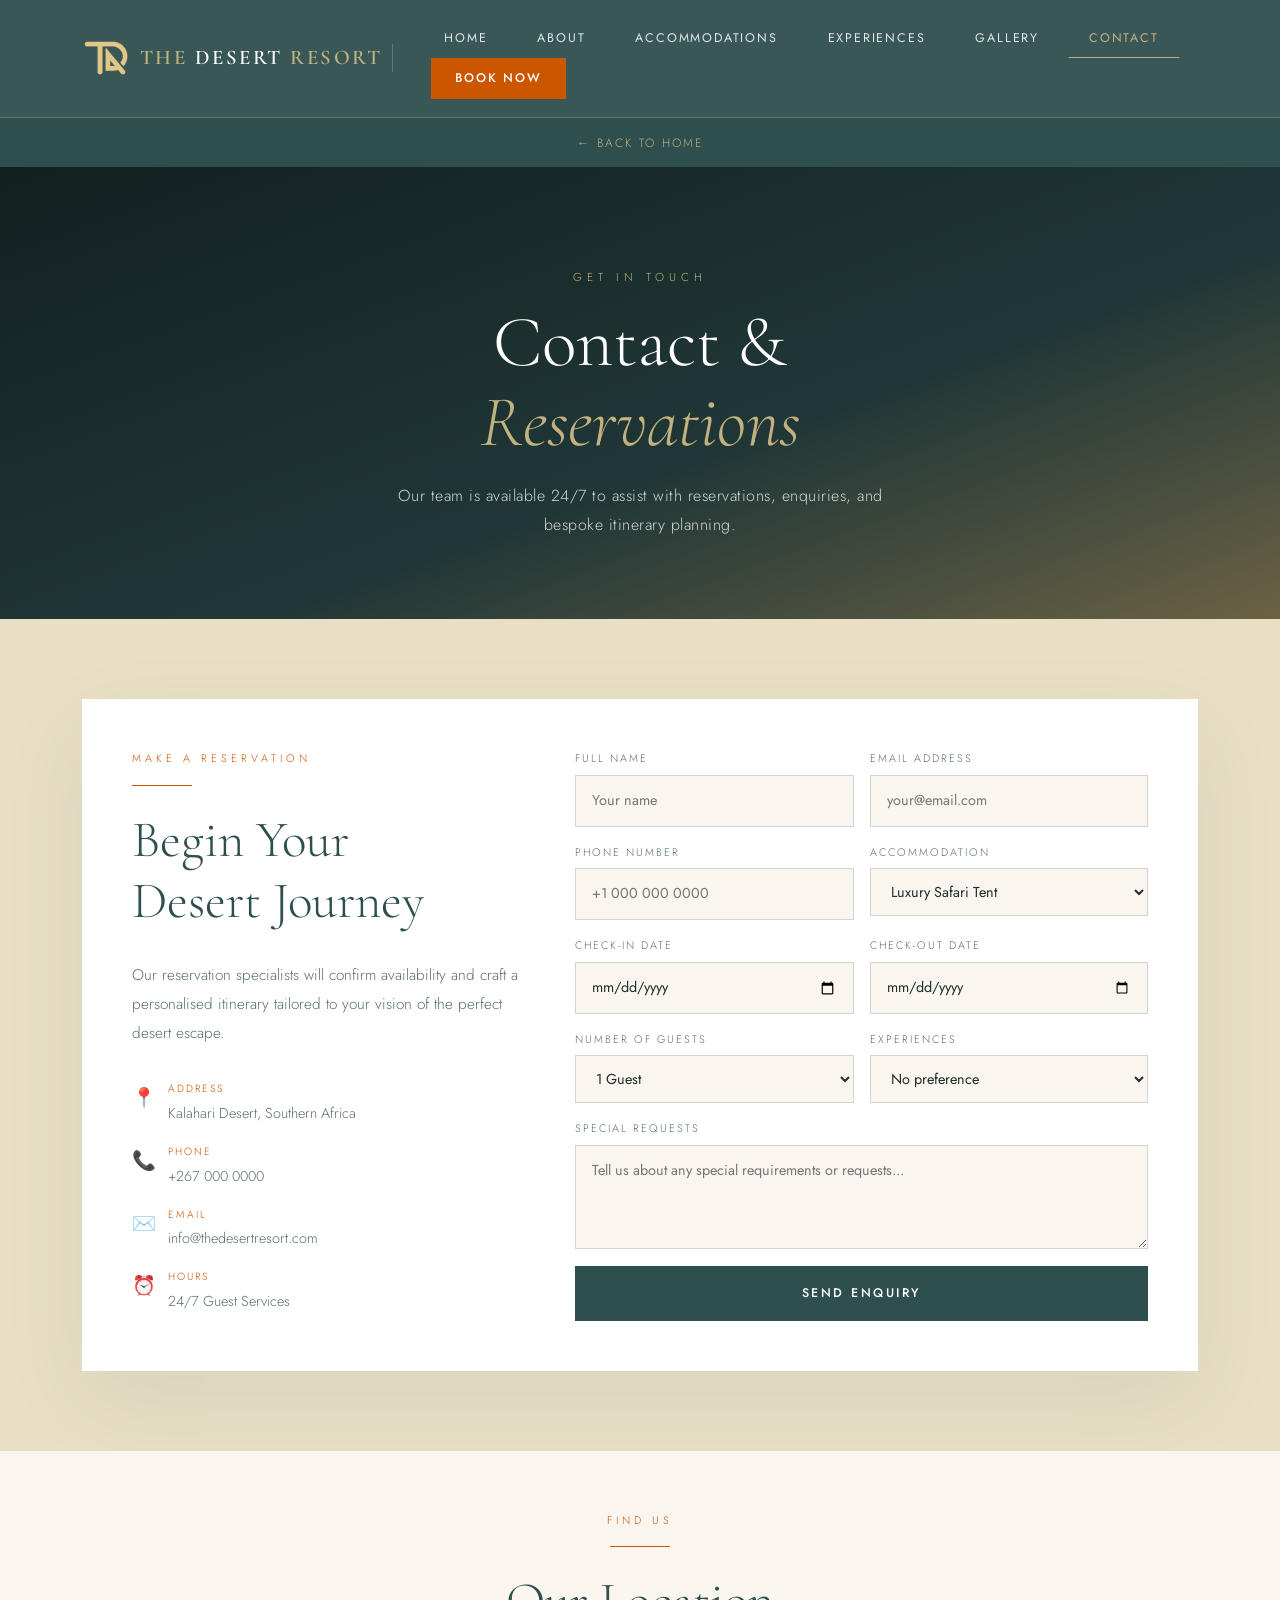
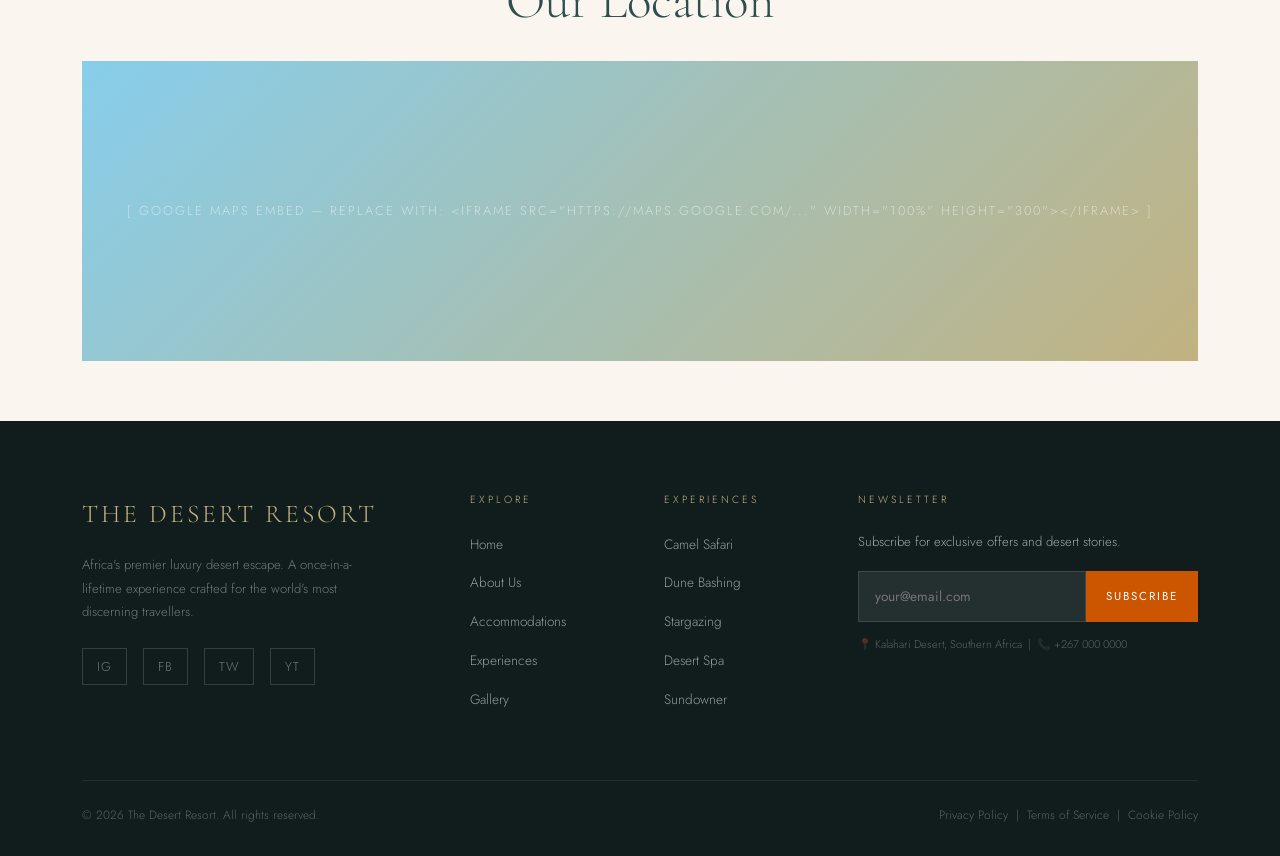
<file: contact.html>
<!DOCTYPE html>
<html lang="en">
<head>
  <meta charset="UTF-8">
  <meta name="viewport" content="width=device-width, initial-scale=1.0">
  <title>Contact – The Desert Resort</title>
  <link href="https://cdn.jsdelivr.net/npm/bootstrap@5.3.0/dist/css/bootstrap.min.css" rel="stylesheet">
  <link href="https://fonts.googleapis.com/css2?family=Cormorant+Garamond:ital,wght@0,300;0,400;0,600;1,300;1,400&family=Jost:wght@300;400;500;600&display=swap" rel="stylesheet">
  <link rel="stylesheet" href="style.css">
</head>
<body>
  <nav class="navbar navbar-expand-lg sticky-top">
    <div class="container">
      <a class="navbar-brand" href="index.html">
        <img src="[data-uri]"
             alt="The Desert Resort Logo"
             class="navbar-logo">
        <span class="brand-text">THE <span class="brand-accent">DESERT</span> RESORT</span>
      </a>
      <div class="navbar-nav ms-auto d-flex flex-row align-items-center flex-wrap">
        <a class="nav-link-btn nav-link" href="index.html">Home</a>
        <a class="nav-link-btn nav-link" href="about.html">About</a>
        <a class="nav-link-btn nav-link" href="accommodations.html">Accommodations</a>
        <a class="nav-link-btn nav-link" href="experiences.html">Experiences</a>
        <a class="nav-link-btn nav-link" href="gallery.html">Gallery</a>
        <a class="nav-link-btn nav-link active-nav" href="contact.html">Contact</a>
        <a class="nav-book-btn nav-link" href="contact.html#booking">Book Now</a>
      </div>
    </div>
  </nav>
  <div class="back-home-wrap">
    <a href="index.html" class="back-home-btn">
      &#8592; Back to Home
    </a>
  </div>

  <section class="page-hero" style="background:linear-gradient(160deg,#1a2e2e 0%,#2F4F4F 60%,#9a8c62 100%);">
    <div class="page-hero-content">
      <p class="hero-eyebrow">Get in Touch</p>
      <h1 class="hero-title">Contact &<br><em>Reservations</em></h1>
      <p class="hero-subtitle">Our team is available 24/7 to assist with reservations, enquiries, and bespoke itinerary planning.</p>
    </div>
  </section>

  <section class="booking-section" id="booking">
    <div class="container">
      <div class="booking-card">
        <div class="row align-items-start g-5">
          <div class="col-lg-5">
            <p class="section-tag">Make a Reservation</p>
            <div class="section-divider left"></div>
            <h2 class="section-title">Begin Your<br>Desert Journey</h2>
            <p class="section-body">Our reservation specialists will confirm availability and craft a personalised itinerary tailored to your vision of the perfect desert escape.</p>
            <div style="margin-top:32px;">
              <div style="display:flex;gap:12px;align-items:flex-start;margin-bottom:16px;">
                <span style="font-size:1.2rem;">&#x1F4CD;</span>
                <div><div style="font-size:0.65rem;letter-spacing:2px;text-transform:uppercase;color:var(--burnt);margin-bottom:2px;">Address</div><div style="font-size:0.9rem;color:var(--text-muted);">Kalahari Desert, Southern Africa</div></div>
              </div>
              <div style="display:flex;gap:12px;align-items:flex-start;margin-bottom:16px;">
                <span style="font-size:1.2rem;">&#x1F4DE;</span>
                <div><div style="font-size:0.65rem;letter-spacing:2px;text-transform:uppercase;color:var(--burnt);margin-bottom:2px;">Phone</div><div style="font-size:0.9rem;color:var(--text-muted);">+267 000 0000</div></div>
              </div>
              <div style="display:flex;gap:12px;align-items:flex-start;margin-bottom:16px;">
                <span style="font-size:1.2rem;">&#x2709;&#xFE0F;</span>
                <div><div style="font-size:0.65rem;letter-spacing:2px;text-transform:uppercase;color:var(--burnt);margin-bottom:2px;">Email</div><div style="font-size:0.9rem;color:var(--text-muted);">info@thedesertresort.com</div></div>
              </div>
              <div style="display:flex;gap:12px;align-items:flex-start;">
                <span style="font-size:1.2rem;">&#x23F0;</span>
                <div><div style="font-size:0.65rem;letter-spacing:2px;text-transform:uppercase;color:var(--burnt);margin-bottom:2px;">Hours</div><div style="font-size:0.9rem;color:var(--text-muted);">24/7 Guest Services</div></div>
              </div>
            </div>
          </div>
          <div class="col-lg-7">
            <div class="row g-3">
              <div class="col-md-6">
                <label class="form-label-resort">Full Name</label>
                <input type="text" class="form-control-resort" placeholder="Your name">
              </div>
              <div class="col-md-6">
                <label class="form-label-resort">Email Address</label>
                <input type="email" class="form-control-resort" placeholder="your@email.com">
              </div>
              <div class="col-md-6">
                <label class="form-label-resort">Phone Number</label>
                <input type="tel" class="form-control-resort" placeholder="+1 000 000 0000">
              </div>
              <div class="col-md-6">
                <label class="form-label-resort">Accommodation</label>
                <select class="form-control-resort">
                  <option>Luxury Safari Tent</option>
                  <option>Private Desert Suite</option>
                  <option>Family Villa</option>
                </select>
              </div>
              <div class="col-md-6">
                <label class="form-label-resort">Check-In Date</label>
                <input type="date" class="form-control-resort">
              </div>
              <div class="col-md-6">
                <label class="form-label-resort">Check-Out Date</label>
                <input type="date" class="form-control-resort">
              </div>
              <div class="col-md-6">
                <label class="form-label-resort">Number of Guests</label>
                <select class="form-control-resort">
                  <option>1 Guest</option>
                  <option>2 Guests</option>
                  <option>3&ndash;4 Guests</option>
                  <option>Family (5+)</option>
                </select>
              </div>
              <div class="col-md-6">
                <label class="form-label-resort">Experiences</label>
                <select class="form-control-resort">
                  <option>No preference</option>
                  <option>Camel Safari</option>
                  <option>Stargazing</option>
                  <option>Dune Bashing</option>
                  <option>Full Package</option>
                </select>
              </div>
              <div class="col-12">
                <label class="form-label-resort">Special Requests</label>
                <textarea class="form-control-resort" rows="3" placeholder="Tell us about any special requirements or requests..."></textarea>
              </div>
              <div class="col-12 mt-2">
                <button class="btn-book">Send Enquiry</button>
              </div>
            </div>
          </div>
        </div>
      </div>
    </div>
  </section>
  <section style="padding:60px 0;background:var(--cream);">
    <div class="container">
      <div class="text-center mb-4">
        <p class="section-tag">Find Us</p>
        <div class="section-divider"></div>
        <h2 class="section-title">Our Location</h2>
      </div>
      <div class="about-img-placeholder" style="height:300px;display:flex;align-items:center;justify-content:center;background:linear-gradient(135deg,#87CEEB,#c2b280);">
        [ Google Maps Embed — Replace with: &lt;iframe src="https://maps.google.com/..." width="100%" height="300"&gt;&lt;/iframe&gt; ]
      </div>
    </div>
  </section>
  <footer id="contact-footer">
    <div class="container">
      <div class="row g-5">
        <div class="col-lg-4">
          <div class="footer-brand">The Desert Resort</div>
          <p class="footer-tagline">Africa's premier luxury desert escape. A once-in-a-lifetime experience crafted for the world's most discerning travellers.</p>
          <div class="social-icons mt-4">
            <a href="#">IG</a><a href="#">FB</a><a href="#">TW</a><a href="#">YT</a>
          </div>
        </div>
        <div class="col-lg-2 col-6">
          <div class="footer-heading">Explore</div>
          <ul class="footer-links">
            <li><a href="index.html">Home</a></li>
            <li><a href="about.html">About Us</a></li>
            <li><a href="accommodations.html">Accommodations</a></li>
            <li><a href="experiences.html">Experiences</a></li>
            <li><a href="gallery.html">Gallery</a></li>
          </ul>
        </div>
        <div class="col-lg-2 col-6">
          <div class="footer-heading">Experiences</div>
          <ul class="footer-links">
            <li><a href="experiences.html">Camel Safari</a></li>
            <li><a href="experiences.html">Dune Bashing</a></li>
            <li><a href="experiences.html">Stargazing</a></li>
            <li><a href="experiences.html">Desert Spa</a></li>
            <li><a href="experiences.html">Sundowner</a></li>
          </ul>
        </div>
        <div class="col-lg-4">
          <div class="footer-heading">Newsletter</div>
          <p style="font-size:0.82rem;margin-bottom:18px;">Subscribe for exclusive offers and desert stories.</p>
          <div class="d-flex">
            <input type="email" placeholder="your@email.com" style="background:rgba(255,255,255,0.08);border:1px solid rgba(255,255,255,0.12);color:#fff;padding:12px 16px;font-size:0.85rem;flex:1;outline:none;">
            <button style="background:var(--burnt);color:#fff;border:none;padding:12px 20px;font-size:0.72rem;letter-spacing:2px;text-transform:uppercase;cursor:pointer;white-space:nowrap;">Subscribe</button>
          </div>
          <p style="font-size:0.7rem;color:rgba(255,255,255,0.3);margin-top:12px;">&#x1F4CD; Kalahari Desert, Southern Africa &nbsp;|&nbsp; &#x1F4DE; +267 000 0000</p>
        </div>
      </div>
      <div class="footer-bottom">
        <span>&copy; 2026 The Desert Resort. All rights reserved.</span>
        <span>Privacy Policy &nbsp;|&nbsp; Terms of Service &nbsp;|&nbsp; Cookie Policy</span>
      </div>
    </div>
  </footer>
  <script src="https://cdn.jsdelivr.net/npm/bootstrap@5.3.0/dist/js/bootstrap.bundle.min.js"></script>
  <script>
    window.addEventListener('scroll', () => {
      const nav = document.querySelector('.navbar');
      nav.style.background = window.scrollY > 60 ? 'rgba(47,79,79,0.98)' : 'rgba(47,79,79,0.95)';
    });
  </script>
</body>
</html>
</file>
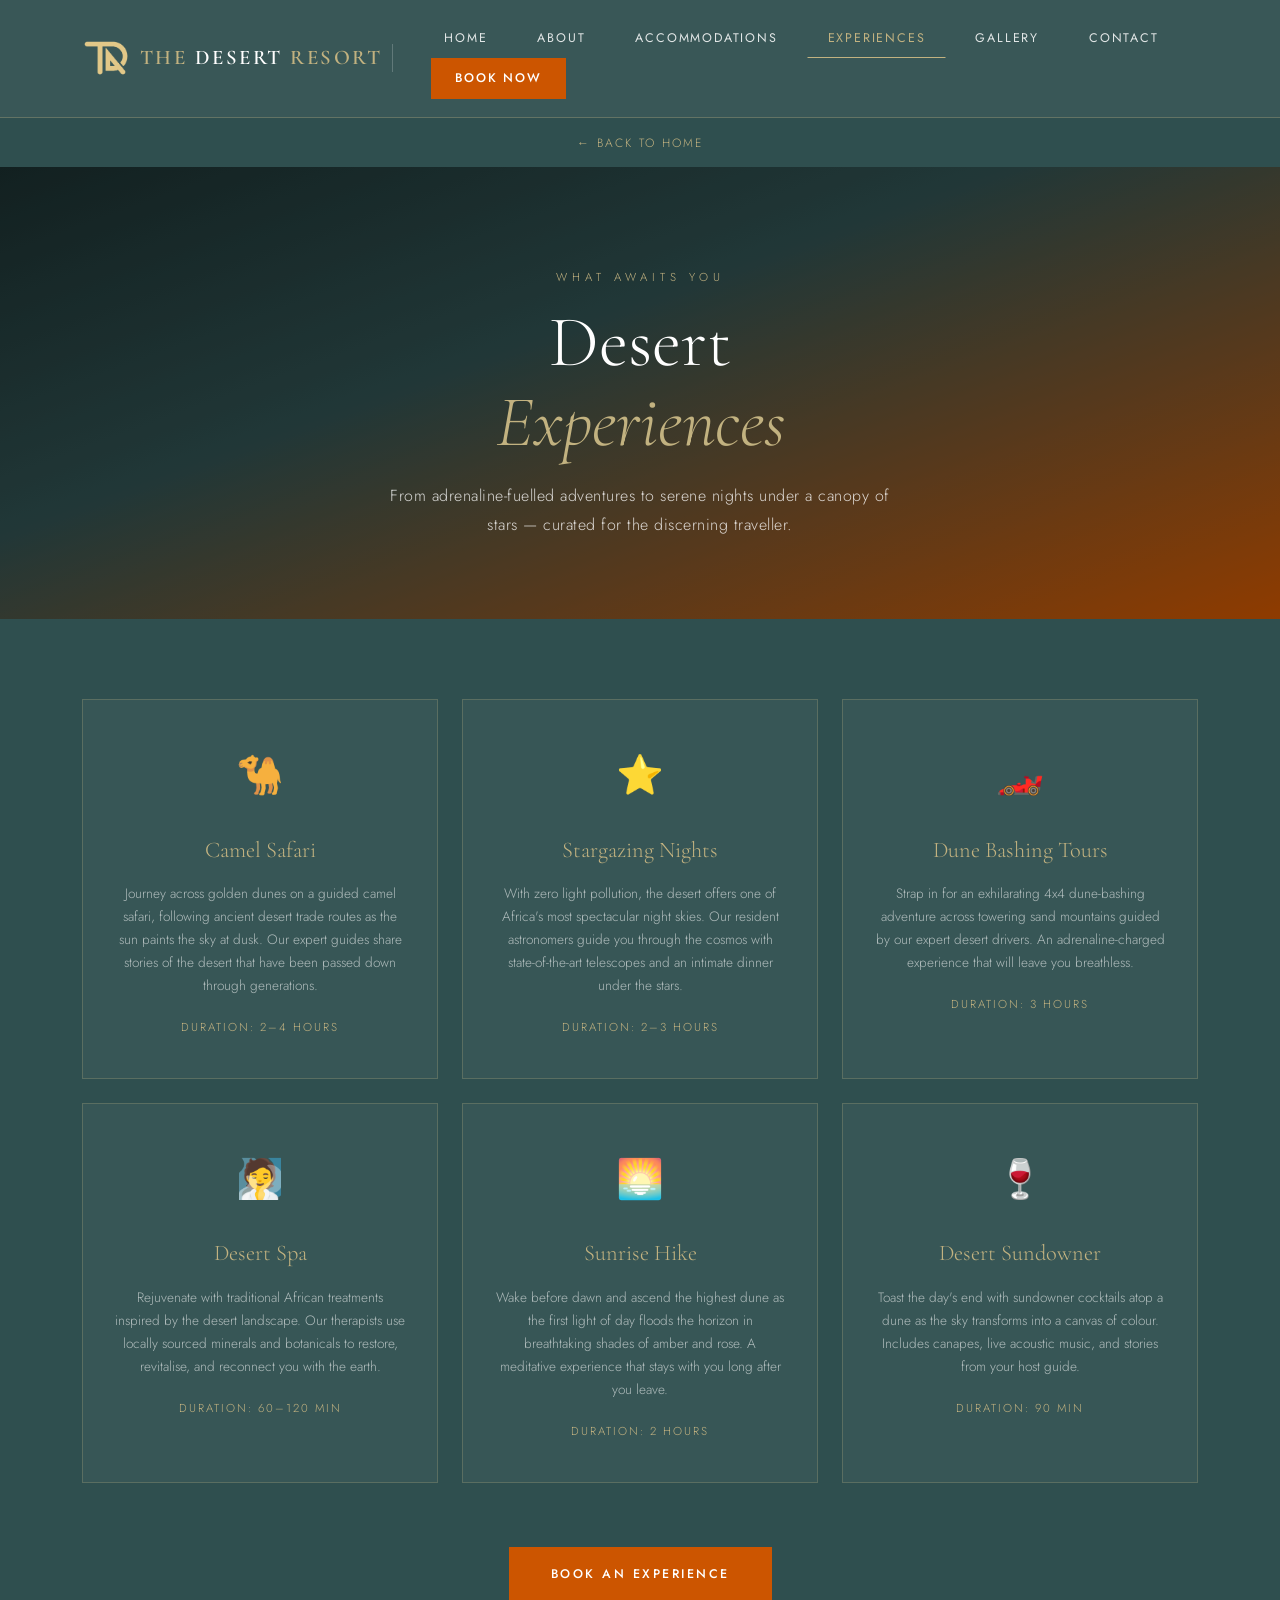
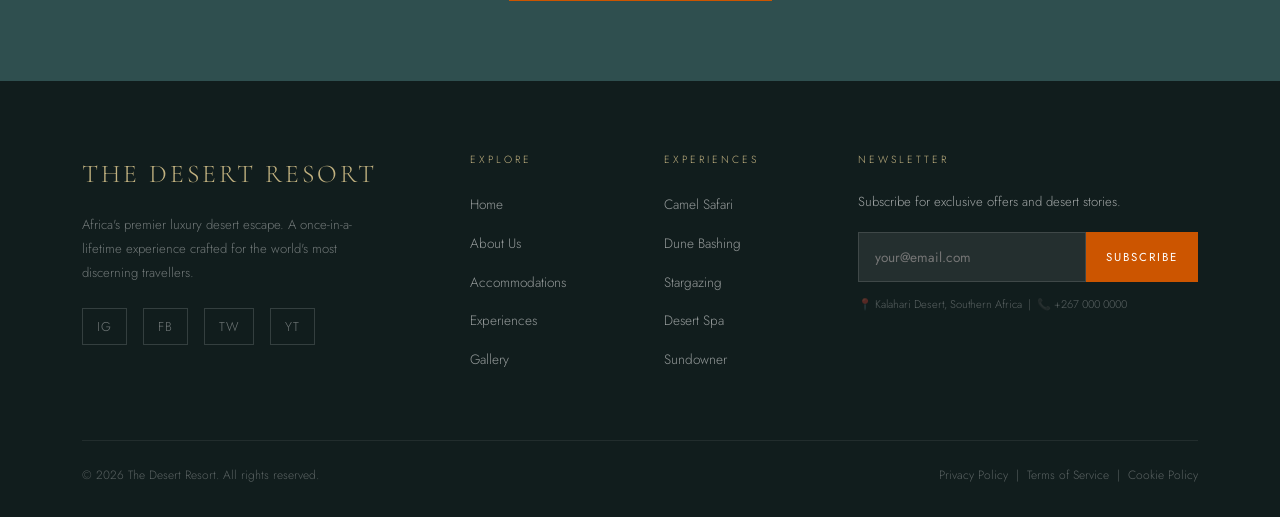
<file: experiences.html>
<!DOCTYPE html>
<html lang="en">
<head>
  <meta charset="UTF-8">
  <meta name="viewport" content="width=device-width, initial-scale=1.0">
  <title>Experiences – The Desert Resort</title>
  <link href="https://cdn.jsdelivr.net/npm/bootstrap@5.3.0/dist/css/bootstrap.min.css" rel="stylesheet">
  <link href="https://fonts.googleapis.com/css2?family=Cormorant+Garamond:ital,wght@0,300;0,400;0,600;1,300;1,400&family=Jost:wght@300;400;500;600&display=swap" rel="stylesheet">
  <link rel="stylesheet" href="style.css">
</head>
<body>
  <nav class="navbar navbar-expand-lg sticky-top">
    <div class="container">
      <a class="navbar-brand" href="index.html">
        <img src="[data-uri]"
             alt="The Desert Resort Logo"
             class="navbar-logo">
        <span class="brand-text">THE <span class="brand-accent">DESERT</span> RESORT</span>
      </a>
      <div class="navbar-nav ms-auto d-flex flex-row align-items-center flex-wrap">
        <a class="nav-link-btn nav-link" href="index.html">Home</a>
        <a class="nav-link-btn nav-link" href="about.html">About</a>
        <a class="nav-link-btn nav-link" href="accommodations.html">Accommodations</a>
        <a class="nav-link-btn nav-link active-nav" href="experiences.html">Experiences</a>
        <a class="nav-link-btn nav-link" href="gallery.html">Gallery</a>
        <a class="nav-link-btn nav-link" href="contact.html">Contact</a>
        <a class="nav-book-btn nav-link" href="contact.html#booking">Book Now</a>
      </div>
    </div>
  </nav>
  <div class="back-home-wrap">
    <a href="index.html" class="back-home-btn">
      &#8592; Back to Home
    </a>
  </div>

  <section class="page-hero" style="background:linear-gradient(160deg,#1a2e2e 0%,#2F4F4F 40%,#CC5500 100%);">
    <div class="page-hero-content">
      <p class="hero-eyebrow">What Awaits You</p>
      <h1 class="hero-title">Desert<br><em>Experiences</em></h1>
      <p class="hero-subtitle">From adrenaline-fuelled adventures to serene nights under a canopy of stars — curated for the discerning traveller.</p>
    </div>
  </section>

  <section class="exp-section" id="experiences" style="padding:80px 0;">
    <div class="container">
      <div class="row g-4">

        <div class="col-md-6 col-lg-4">
          <div class="exp-card" style="height:100%;">
            <div class="exp-icon">&#x1F42A;</div>
            <div class="exp-title">Camel Safari</div>
            <div class="exp-desc">Journey across golden dunes on a guided camel safari, following ancient desert trade routes as the sun paints the sky at dusk. Our expert guides share stories of the desert that have been passed down through generations.</div>
            <div style="margin-top:20px;font-size:0.72rem;letter-spacing:2px;text-transform:uppercase;color:var(--sand);">Duration: 2–4 hours</div>
          </div>
        </div>

        <div class="col-md-6 col-lg-4">
          <div class="exp-card" style="height:100%;">
            <div class="exp-icon">&#x2B50;</div>
            <div class="exp-title">Stargazing Nights</div>
            <div class="exp-desc">With zero light pollution, the desert offers one of Africa's most spectacular night skies. Our resident astronomers guide you through the cosmos with state-of-the-art telescopes and an intimate dinner under the stars.</div>
            <div style="margin-top:20px;font-size:0.72rem;letter-spacing:2px;text-transform:uppercase;color:var(--sand);">Duration: 2–3 hours</div>
          </div>
        </div>

        <div class="col-md-6 col-lg-4">
          <div class="exp-card" style="height:100%;">
            <div class="exp-icon">&#x1F3CE;&#xFE0F;</div>
            <div class="exp-title">Dune Bashing Tours</div>
            <div class="exp-desc">Strap in for an exhilarating 4x4 dune-bashing adventure across towering sand mountains guided by our expert desert drivers. An adrenaline-charged experience that will leave you breathless.</div>
            <div style="margin-top:20px;font-size:0.72rem;letter-spacing:2px;text-transform:uppercase;color:var(--sand);">Duration: 3 hours</div>
          </div>
        </div>

        <div class="col-md-6 col-lg-4">
          <div class="exp-card" style="height:100%;">
            <div class="exp-icon">&#x1F9D6;</div>
            <div class="exp-title">Desert Spa</div>
            <div class="exp-desc">Rejuvenate with traditional African treatments inspired by the desert landscape. Our therapists use locally sourced minerals and botanicals to restore, revitalise, and reconnect you with the earth.</div>
            <div style="margin-top:20px;font-size:0.72rem;letter-spacing:2px;text-transform:uppercase;color:var(--sand);">Duration: 60–120 min</div>
          </div>
        </div>

        <div class="col-md-6 col-lg-4">
          <div class="exp-card" style="height:100%;">
            <div class="exp-icon">&#x1F305;</div>
            <div class="exp-title">Sunrise Hike</div>
            <div class="exp-desc">Wake before dawn and ascend the highest dune as the first light of day floods the horizon in breathtaking shades of amber and rose. A meditative experience that stays with you long after you leave.</div>
            <div style="margin-top:20px;font-size:0.72rem;letter-spacing:2px;text-transform:uppercase;color:var(--sand);">Duration: 2 hours</div>
          </div>
        </div>

        <div class="col-md-6 col-lg-4">
          <div class="exp-card" style="height:100%;">
            <div class="exp-icon">&#x1F377;</div>
            <div class="exp-title">Desert Sundowner</div>
            <div class="exp-desc">Toast the day's end with sundowner cocktails atop a dune as the sky transforms into a canvas of colour. Includes canapes, live acoustic music, and stories from your host guide.</div>
            <div style="margin-top:20px;font-size:0.72rem;letter-spacing:2px;text-transform:uppercase;color:var(--sand);">Duration: 90 min</div>
          </div>
        </div>

      </div>

      <div class="text-center mt-5 pt-3">
        <a href="contact.html#booking" class="btn-primary-resort">Book an Experience</a>
      </div>
    </div>
  </section>
  <footer id="contact-footer">
    <div class="container">
      <div class="row g-5">
        <div class="col-lg-4">
          <div class="footer-brand">The Desert Resort</div>
          <p class="footer-tagline">Africa's premier luxury desert escape. A once-in-a-lifetime experience crafted for the world's most discerning travellers.</p>
          <div class="social-icons mt-4">
            <a href="#">IG</a><a href="#">FB</a><a href="#">TW</a><a href="#">YT</a>
          </div>
        </div>
        <div class="col-lg-2 col-6">
          <div class="footer-heading">Explore</div>
          <ul class="footer-links">
            <li><a href="index.html">Home</a></li>
            <li><a href="about.html">About Us</a></li>
            <li><a href="accommodations.html">Accommodations</a></li>
            <li><a href="experiences.html">Experiences</a></li>
            <li><a href="gallery.html">Gallery</a></li>
          </ul>
        </div>
        <div class="col-lg-2 col-6">
          <div class="footer-heading">Experiences</div>
          <ul class="footer-links">
            <li><a href="experiences.html">Camel Safari</a></li>
            <li><a href="experiences.html">Dune Bashing</a></li>
            <li><a href="experiences.html">Stargazing</a></li>
            <li><a href="experiences.html">Desert Spa</a></li>
            <li><a href="experiences.html">Sundowner</a></li>
          </ul>
        </div>
        <div class="col-lg-4">
          <div class="footer-heading">Newsletter</div>
          <p style="font-size:0.82rem;margin-bottom:18px;">Subscribe for exclusive offers and desert stories.</p>
          <div class="d-flex">
            <input type="email" placeholder="your@email.com" style="background:rgba(255,255,255,0.08);border:1px solid rgba(255,255,255,0.12);color:#fff;padding:12px 16px;font-size:0.85rem;flex:1;outline:none;">
            <button style="background:var(--burnt);color:#fff;border:none;padding:12px 20px;font-size:0.72rem;letter-spacing:2px;text-transform:uppercase;cursor:pointer;white-space:nowrap;">Subscribe</button>
          </div>
          <p style="font-size:0.7rem;color:rgba(255,255,255,0.3);margin-top:12px;">&#x1F4CD; Kalahari Desert, Southern Africa &nbsp;|&nbsp; &#x1F4DE; +267 000 0000</p>
        </div>
      </div>
      <div class="footer-bottom">
        <span>&copy; 2026 The Desert Resort. All rights reserved.</span>
        <span>Privacy Policy &nbsp;|&nbsp; Terms of Service &nbsp;|&nbsp; Cookie Policy</span>
      </div>
    </div>
  </footer>
  <script src="https://cdn.jsdelivr.net/npm/bootstrap@5.3.0/dist/js/bootstrap.bundle.min.js"></script>
  <script>
    window.addEventListener('scroll', () => {
      const nav = document.querySelector('.navbar');
      nav.style.background = window.scrollY > 60 ? 'rgba(47,79,79,0.98)' : 'rgba(47,79,79,0.95)';
    });
  </script>
</body>
</html>
</file>
<file: style.css>
:root {
  --sand:        #C2B280;
  --sand-light:  #e8dfc4;
  --sand-dark:   #9a8c62;
  --burnt:       #CC5500;
  --burnt-light: #e07030;
  --slate:       #2F4F4F;
  --slate-light: #3d6363;
  --cream:       #FAF6EF;
  --text:        #1e2c2c;
  --text-muted:  #5a6e6e;
  --nav-bg:      rgba(47, 79, 79, 0.95);
}

*, *::before, *::after { box-sizing: border-box; margin: 0; padding: 0; }
html { scroll-behavior: smooth; }
body {
  background: var(--cream);
  color: var(--text);
  font-family: 'Jost', sans-serif;
  font-weight: 300;
  line-height: 1.8;
  overflow-x: hidden;
}

@keyframes fadeUp   { from { opacity:0; transform:translateY(40px); } to { opacity:1; transform:translateY(0); } }
@keyframes fadeIn   { from { opacity:0; } to { opacity:1; } }
@keyframes slideIn  { from { opacity:0; transform:translateX(-30px); } to { opacity:1; transform:translateX(0); } }

.anim-fade-up  { animation: fadeUp  0.9s ease both; }
.anim-fade-in  { animation: fadeIn  1.2s ease both; }
.anim-slide-in { animation: slideIn 0.8s ease both; }
.delay-1 { animation-delay: 0.2s; }
.delay-2 { animation-delay: 0.4s; }
.delay-3 { animation-delay: 0.6s; }
.delay-4 { animation-delay: 0.8s; }

.navbar {
  background: var(--nav-bg) !important;
  backdrop-filter: blur(10px);
  border-bottom: 1px solid rgba(194, 178, 128, 0.3);
  padding: 18px 0;
  transition: all 0.4s ease;
  position: sticky;
  top: 0;
  z-index: 1000;
}
.navbar-brand {
  font-family: 'Cormorant Garamond', serif;
  font-size: 1.5rem;
  font-weight: 600;
  color: var(--sand) !important;
  letter-spacing: 3px;
  text-transform: uppercase;
}
.navbar-brand span { color: #fff; }
.nav-link-btn {
  color: rgba(255,255,255,0.85) !important;
  font-family: 'Jost', sans-serif;
  font-weight: 400;
  font-size: 0.78rem;
  letter-spacing: 1.8px;
  text-transform: uppercase;
  padding: 8px 20px !important;
  margin: 0 4px;
  border: 1px solid transparent;
  border-radius: 0;
  transition: all 0.3s ease;
}
.nav-link-btn:hover {
  color: var(--sand) !important;
  border-bottom: 1px solid var(--sand);
}
.nav-book-btn {
  background: var(--burnt);
  color: #fff !important;
  padding: 9px 24px !important;
  border-radius: 0;
  letter-spacing: 1.8px;
  font-size: 0.78rem;
  font-weight: 500;
  text-transform: uppercase;
  transition: background 0.3s ease;
  margin-left: 12px;
}
.nav-book-btn:hover { background: var(--burnt-light) !important; color: #fff !important; }
.hero {
  position: relative;
  width: 100%;
  height: 92vh;
  min-height: 560px;
  overflow: hidden;
  display: flex;
  align-items: center;
  justify-content: center;
}
.hero-video {
  position: absolute;
  inset: 0;
  width: 100%;
  height: 100%;
  object-fit: cover;
  filter: brightness(0.45);
}
.hero-fallback {
  position: absolute;
  inset: 0;
  background: linear-gradient(160deg, #1a2e2e 0%, #2F4F4F 35%, #5a3d10 70%, #c2822a 100%);
}
.hero-overlay {
  position: absolute;
  inset: 0;
  background: linear-gradient(to bottom, rgba(0,0,0,0.1) 0%, rgba(0,0,0,0.5) 100%);
}
.hero-content {
  position: relative;
  z-index: 2;
  text-align: center;
  padding: 0 20px;
  max-width: 860px;
}
.hero-eyebrow {
  font-family: 'Jost', sans-serif;
  font-size: 0.72rem;
  letter-spacing: 5px;
  text-transform: uppercase;
  color: var(--sand);
  margin-bottom: 20px;
}
.hero-title {
  font-family: 'Cormorant Garamond', serif;
  font-size: clamp(3rem, 7vw, 5.5rem);
  font-weight: 300;
  color: #fff;
  line-height: 1.1;
  margin-bottom: 24px;
}
.hero-title em { color: var(--sand); font-style: italic; }
.hero-subtitle {
  font-size: 1rem;
  color: rgba(255,255,255,0.8);
  letter-spacing: 0.5px;
  max-width: 560px;
  margin: 0 auto 40px;
}
.btn-primary-resort {
  background: var(--burnt);
  color: #fff;
  border: none;
  padding: 16px 42px;
  font-family: 'Jost', sans-serif;
  font-size: 0.78rem;
  letter-spacing: 2.5px;
  text-transform: uppercase;
  font-weight: 500;
  text-decoration: none;
  display: inline-block;
  transition: background 0.3s ease, transform 0.2s ease;
}
.btn-primary-resort:hover { background: var(--burnt-light); color: #fff; transform: translateY(-2px); }
.btn-outline-resort {
  background: transparent;
  color: #fff;
  border: 1px solid rgba(255,255,255,0.6);
  padding: 15px 38px;
  font-family: 'Jost', sans-serif;
  font-size: 0.78rem;
  letter-spacing: 2.5px;
  text-transform: uppercase;
  font-weight: 400;
  text-decoration: none;
  display: inline-block;
  margin-left: 16px;
  transition: all 0.3s ease;
}
.btn-outline-resort:hover { border-color: var(--sand); color: var(--sand); }
.hero-scroll {
  position: absolute;
  bottom: 36px;
  left: 50%;
  transform: translateX(-50%);
  z-index: 3;
  display: flex;
  flex-direction: column;
  align-items: center;
  gap: 8px;
  color: rgba(255,255,255,0.6);
  font-size: 0.65rem;
  letter-spacing: 2px;
  text-transform: uppercase;
}
.scroll-line {
  width: 1px;
  height: 40px;
  background: linear-gradient(to bottom, rgba(255,255,255,0.6), transparent);
  animation: fadeIn 2s ease 1s both;
}


.section-divider {
  width: 60px;
  height: 1px;
  background: var(--burnt);
  margin: 0 auto 24px;
}
.section-divider.left { margin: 0 0 24px; }

.stats-strip {
  background: var(--slate);
  padding: 40px 0;
}
.stat-item { text-align: center; padding: 10px 20px; }
.stat-number {
  font-family: 'Cormorant Garamond', serif;
  font-size: 2.8rem;
  font-weight: 300;
  color: var(--sand);
  line-height: 1;
}
.stat-label {
  font-size: 0.72rem;
  letter-spacing: 2px;
  text-transform: uppercase;
  color: rgba(255,255,255,0.6);
  margin-top: 6px;
}
.stat-divider {
  width: 1px;
  background: rgba(194,178,128,0.3);
  margin: auto;
}

.about-section { padding: 100px 0; background: var(--cream); }
.section-tag {
  font-size: 0.68rem;
  letter-spacing: 4px;
  text-transform: uppercase;
  color: var(--burnt);
  margin-bottom: 16px;
}
.section-title {
  font-family: 'Cormorant Garamond', serif;
  font-size: clamp(2rem, 4vw, 3.2rem);
  font-weight: 300;
  color: var(--slate);
  line-height: 1.2;
  margin-bottom: 28px;
}
.section-body { color: var(--text-muted); font-size: 0.96rem; line-height: 1.9; }
.about-img-wrap { position: relative; }
.about-img-main {
  width: 100%;
  height: 480px;
  object-fit: cover;
  display: block;
}
.about-img-placeholder {
  width: 100%;
  height: 480px;
  background: linear-gradient(135deg, #c2b280 0%, #8a6030 40%, #2F4F4F 100%);
  display: flex;
  align-items: center;
  justify-content: center;
  color: rgba(255,255,255,0.5);
  font-size: 0.8rem;
  letter-spacing: 2px;
  text-transform: uppercase;
}
.about-badge {
  position: absolute;
  bottom: -20px;
  left: -20px;
  background: var(--burnt);
  color: #fff;
  padding: 28px 32px;
  text-align: center;
  min-width: 150px;
}
.about-badge-num {
  font-family: 'Cormorant Garamond', serif;
  font-size: 2.4rem;
  font-weight: 300;
  line-height: 1;
  display: block;
}
.about-badge-text {
  font-size: 0.65rem;
  letter-spacing: 2px;
  text-transform: uppercase;
  opacity: 0.85;
}

.accomm-section { padding: 100px 0; background: #fff; }
.room-card {
  background: var(--cream);
  overflow: hidden;
  transition: transform 0.4s ease, box-shadow 0.4s ease;
  cursor: pointer;
}
.room-card:hover { transform: translateY(-6px); box-shadow: 0 20px 50px rgba(47,79,79,0.12); }
.room-img {
  width: 100%;
  height: 260px;
  object-fit: cover;
  display: block;
  transition: transform 0.6s ease;
}
.room-img-placeholder {
  width: 100%;
  height: 260px;
  display: flex;
  align-items: center;
  justify-content: center;
  font-size: 0.75rem;
  letter-spacing: 2px;
  text-transform: uppercase;
  color: rgba(255,255,255,0.6);
}
.room-card:hover .room-img { transform: scale(1.04); }
.room-body { padding: 28px; }
.room-tag {
  font-size: 0.65rem;
  letter-spacing: 3px;
  text-transform: uppercase;
  color: var(--burnt);
  margin-bottom: 8px;
}
.room-title {
  font-family: 'Cormorant Garamond', serif;
  font-size: 1.5rem;
  font-weight: 400;
  color: var(--slate);
  margin-bottom: 10px;
}
.room-desc { font-size: 0.86rem; color: var(--text-muted); line-height: 1.7; }
.room-link {
  display: inline-block;
  margin-top: 18px;
  font-size: 0.72rem;
  letter-spacing: 2px;
  text-transform: uppercase;
  color: var(--burnt);
  text-decoration: none;
  border-bottom: 1px solid var(--burnt);
  padding-bottom: 2px;
  transition: opacity 0.2s;
}
.room-link:hover { opacity: 0.7; color: var(--burnt); }
.exp-section { padding: 100px 0; background: var(--slate); }
.exp-section .section-title { color: #fff; }
.exp-section .section-tag { color: var(--sand); }
.exp-section .section-body { color: rgba(255,255,255,0.65); }
.exp-card {
  border: 1px solid rgba(194,178,128,0.25);
  padding: 40px 32px;
  transition: all 0.4s ease;
  text-align: center;
  background: rgba(255,255,255,0.04);
}
.exp-card:hover {
  border-color: var(--sand);
  background: rgba(194,178,128,0.08);
  transform: translateY(-4px);
}
.exp-icon { font-size: 2.4rem; margin-bottom: 20px; }
.exp-title {
  font-family: 'Cormorant Garamond', serif;
  font-size: 1.4rem;
  color: var(--sand);
  margin-bottom: 12px;
}
.exp-desc { font-size: 0.85rem; color: rgba(255,255,255,0.6); line-height: 1.7; }
.booking-section {
  padding: 80px 0;
  background: var(--sand-light);
}
.booking-card {
  background: #fff;
  padding: 50px;
  box-shadow: 0 30px 80px rgba(47,79,79,0.08);
}
.booking-card .section-title { color: var(--slate); }
.form-label-resort {
  display: block;
  font-size: 0.68rem;
  letter-spacing: 2px;
  text-transform: uppercase;
  color: var(--text-muted);
  margin-bottom: 6px;
}
.form-control-resort {
  border: 1px solid rgba(47,79,79,0.2);
  border-radius: 0;
  padding: 12px 16px;
  font-family: 'Jost', sans-serif;
  font-size: 0.9rem;
  color: var(--text);
  background: var(--cream);
  transition: border-color 0.3s;
  width: 100%;
}
.form-control-resort:focus {
  outline: none;
  border-color: var(--burnt);
  background: #fff;
  box-shadow: none;
}
.btn-book {
  background: var(--slate);
  color: #fff;
  border: none;
  padding: 16px 48px;
  font-family: 'Jost', sans-serif;
  font-size: 0.78rem;
  letter-spacing: 2.5px;
  text-transform: uppercase;
  font-weight: 500;
  width: 100%;
  cursor: pointer;
  transition: background 0.3s;
}
.btn-book:hover { background: var(--slate-light); }
.testimonial-section { padding: 100px 0; background: #fff; }
.testimonial-card {
  text-align: center;
  padding: 50px 40px;
  border-top: 3px solid var(--sand);
  background: var(--cream);
}
.testimonial-quote {
  font-family: 'Cormorant Garamond', serif;
  font-size: 1.5rem;
  font-weight: 300;
  font-style: italic;
  color: var(--slate);
  line-height: 1.5;
  margin-bottom: 24px;
}
.testimonial-author { font-size: 0.72rem; letter-spacing: 3px; text-transform: uppercase; color: var(--burnt); }
.stars { color: var(--sand); font-size: 0.9rem; margin-bottom: 18px; letter-spacing: 4px; }
footer {
  background: #111d1d;
  color: rgba(255,255,255,0.6);
  padding: 70px 0 30px;
}
.footer-brand {
  font-family: 'Cormorant Garamond', serif;
  font-size: 1.6rem;
  color: var(--sand);
  letter-spacing: 3px;
  text-transform: uppercase;
  margin-bottom: 16px;
}
.footer-tagline { font-size: 0.82rem; color: rgba(255,255,255,0.4); line-height: 1.8; max-width: 280px; }
.footer-heading {
  font-size: 0.65rem;
  letter-spacing: 3px;
  text-transform: uppercase;
  color: var(--sand);
  margin-bottom: 20px;
}
.footer-links { list-style: none; padding: 0; }
.footer-links li { margin-bottom: 10px; }
.footer-links a {
  color: rgba(255,255,255,0.55);
  text-decoration: none;
  font-size: 0.85rem;
  transition: color 0.3s;
}
.footer-links a:hover { color: var(--sand); }
.footer-bottom {
  border-top: 1px solid rgba(255,255,255,0.07);
  margin-top: 50px;
  padding-top: 24px;
  font-size: 0.75rem;
  color: rgba(255,255,255,0.3);
  display: flex;
  justify-content: space-between;
  flex-wrap: wrap;
  gap: 12px;
}
.social-icons { display: flex; gap: 16px; }
.social-icons a {
  color: rgba(255,255,255,0.4);
  font-size: 0.8rem;
  letter-spacing: 1px;
  text-decoration: none;
  border: 1px solid rgba(255,255,255,0.15);
  padding: 6px 14px;
  transition: all 0.3s;
}
.social-icons a:hover { color: var(--sand); border-color: var(--sand); }
.wf-label {
  display: inline-block;
  background: rgba(204,85,0,0.12);
  border: 1px dashed var(--burnt);
  color: var(--burnt);
  font-size: 0.6rem;
  letter-spacing: 2px;
  text-transform: uppercase;
  padding: 2px 8px;
  margin-bottom: 10px;
  font-family: 'Jost', sans-serif;
}


@media (max-width: 991px) {
  .about-badge { left: 10px; bottom: 10px; }
  .booking-card { padding: 30px 20px; }
  .btn-outline-resort { margin-left: 0; margin-top: 12px; }
  .hero-content .d-flex { flex-direction: column; align-items: center; gap: 12px; }
}



.navbar-logo {
  height: 38px;
  width: auto;
  object-fit: contain;
  filter: brightness(0) saturate(100%) invert(78%) sepia(30%) saturate(400%) hue-rotate(5deg) brightness(95%);
  /* Tints the logo to sand colour #C2B280 on the dark navbar */
  margin-right: 10px;
  vertical-align: middle;
  flex-shrink: 0;
}

.navbar-brand {
  display: flex !important;
  align-items: center;
  gap: 0;
}

.brand-text {
  font-family: 'Cormorant Garamond', serif;
  font-size: 1.3rem;
  font-weight: 600;
  color: var(--sand) !important;
  letter-spacing: 2.5px;
  text-transform: uppercase;
  line-height: 1;
}

.brand-accent {
  color: #fff;
}

.navbar-brand::after {
  content: '';
  display: inline-block;
  width: 1px;
  height: 28px;
  background: rgba(255,255,255,0.2);
  margin: 0 10px;
}

.active-nav {
  color: var(--sand) !important;
  border-bottom: 1px solid var(--sand) !important;
}

.back-home-wrap {
  background: var(--slate);
  padding: 10px 0;
  text-align: center;
}
.back-home-btn {
  font-family: 'Jost', sans-serif;
  font-size: 0.75rem;
  letter-spacing: 2px;
  text-transform: uppercase;
  color: var(--sand);
  text-decoration: none;
  transition: opacity 0.2s;
}
.back-home-btn:hover { opacity: 0.75; color: var(--sand); }

.page-hero {
  position: relative;
  padding: 100px 0 80px;
  display: flex;
  align-items: center;
  justify-content: center;
  text-align: center;
  overflow: hidden;
}
.page-hero::after {
  content: '';
  position: absolute;
  inset: 0;
  background: rgba(0,0,0,0.3);
  z-index: 0;
}
.page-hero-content {
  position: relative;
  z-index: 1;
  max-width: 700px;
  padding: 0 20px;
}
.page-hero .hero-eyebrow {
  font-family: 'Jost', sans-serif;
  font-size: 0.72rem;
  letter-spacing: 5px;
  text-transform: uppercase;
  color: var(--sand);
  margin-bottom: 16px;
}
.page-hero .hero-title {
  font-family: 'Cormorant Garamond', serif;
  font-size: clamp(2.5rem, 6vw, 4.5rem);
  font-weight: 300;
  color: #fff;
  line-height: 1.1;
  margin-bottom: 20px;
}
.page-hero .hero-title em { color: var(--sand); font-style: italic; }
.page-hero .hero-subtitle {
  font-size: 1rem;
  color: rgba(255,255,255,0.8);
  max-width: 500px;
  margin: 0 auto;
}

textarea.form-control-resort {
  border: 1px solid rgba(47,79,79,0.2);
  border-radius: 0;
  padding: 12px 16px;
  font-family: 'Jost', sans-serif;
  font-size: 0.9rem;
  color: var(--text);
  background: var(--cream);
  transition: border-color 0.3s;
  width: 100%;
  resize: vertical;
}
textarea.form-control-resort:focus {
  outline: none;
  border-color: var(--burnt);
  background: #fff;
  box-shadow: none;
}
</file>
